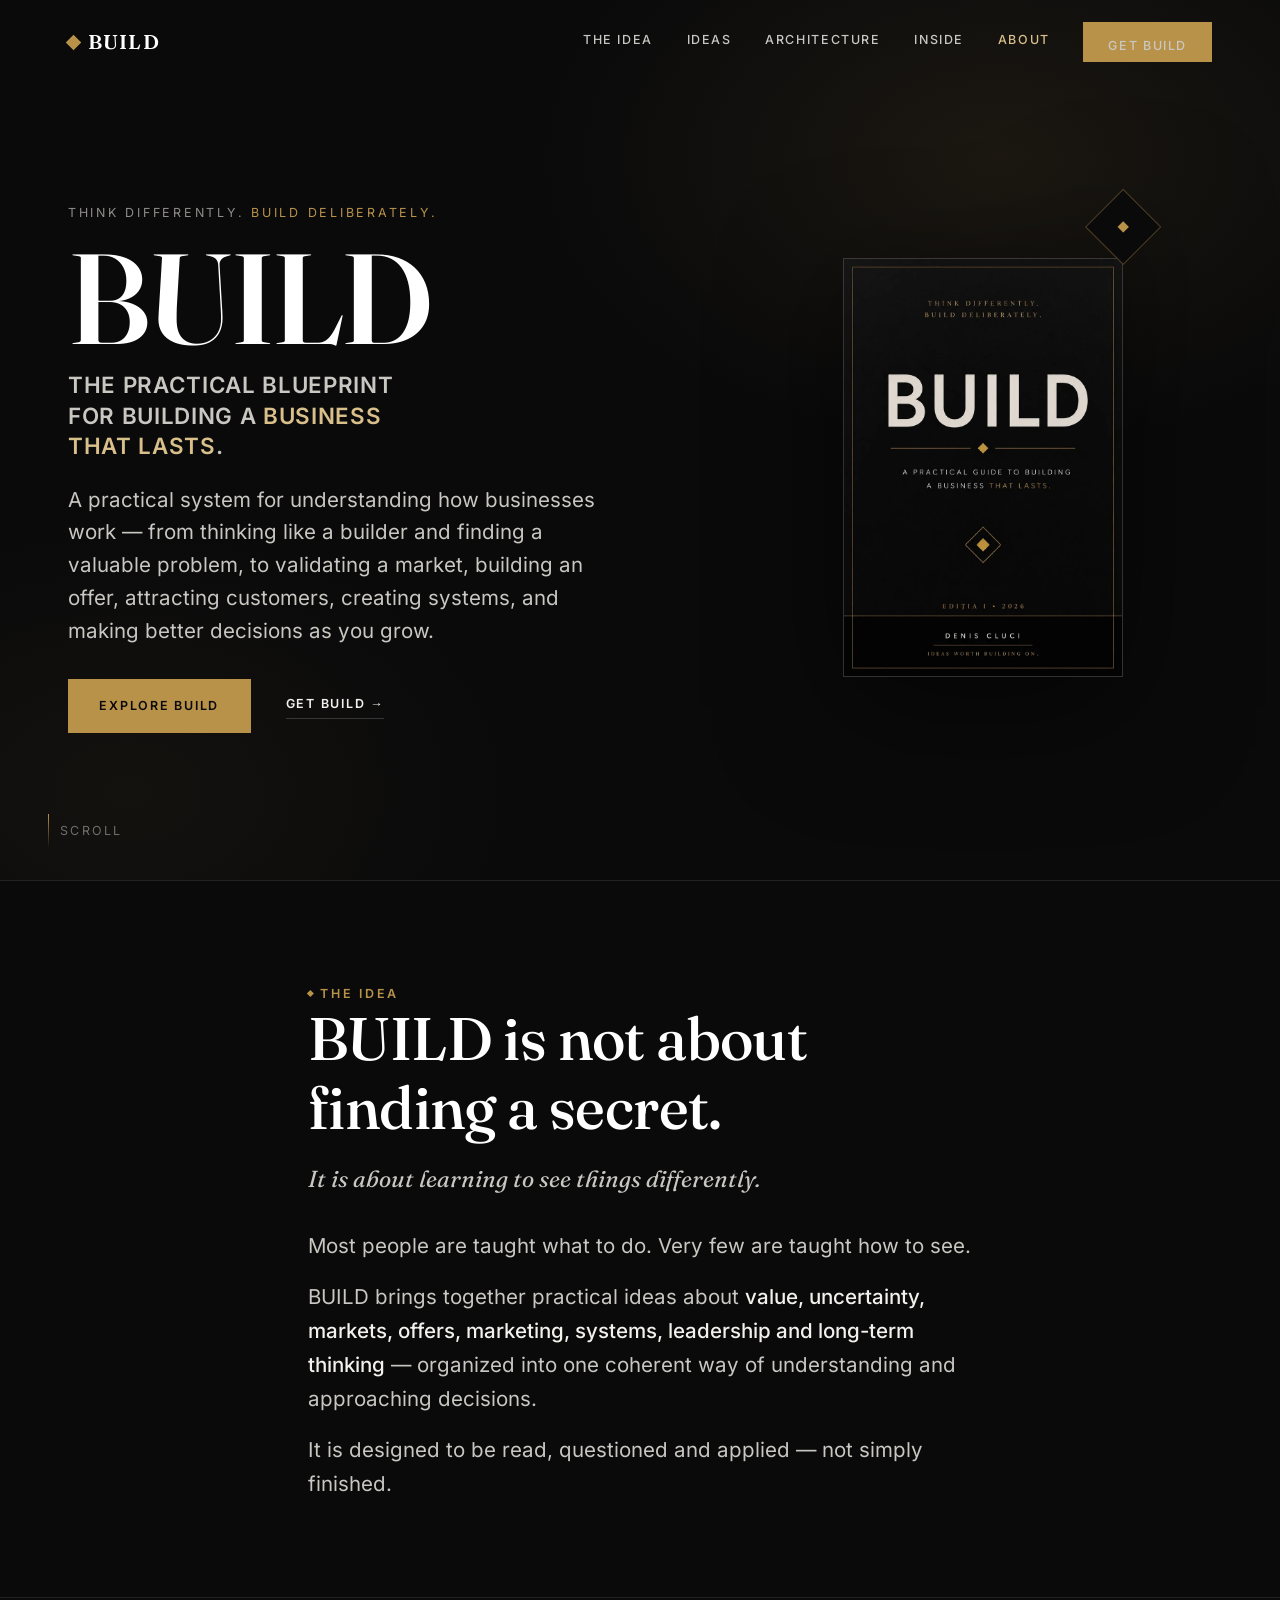
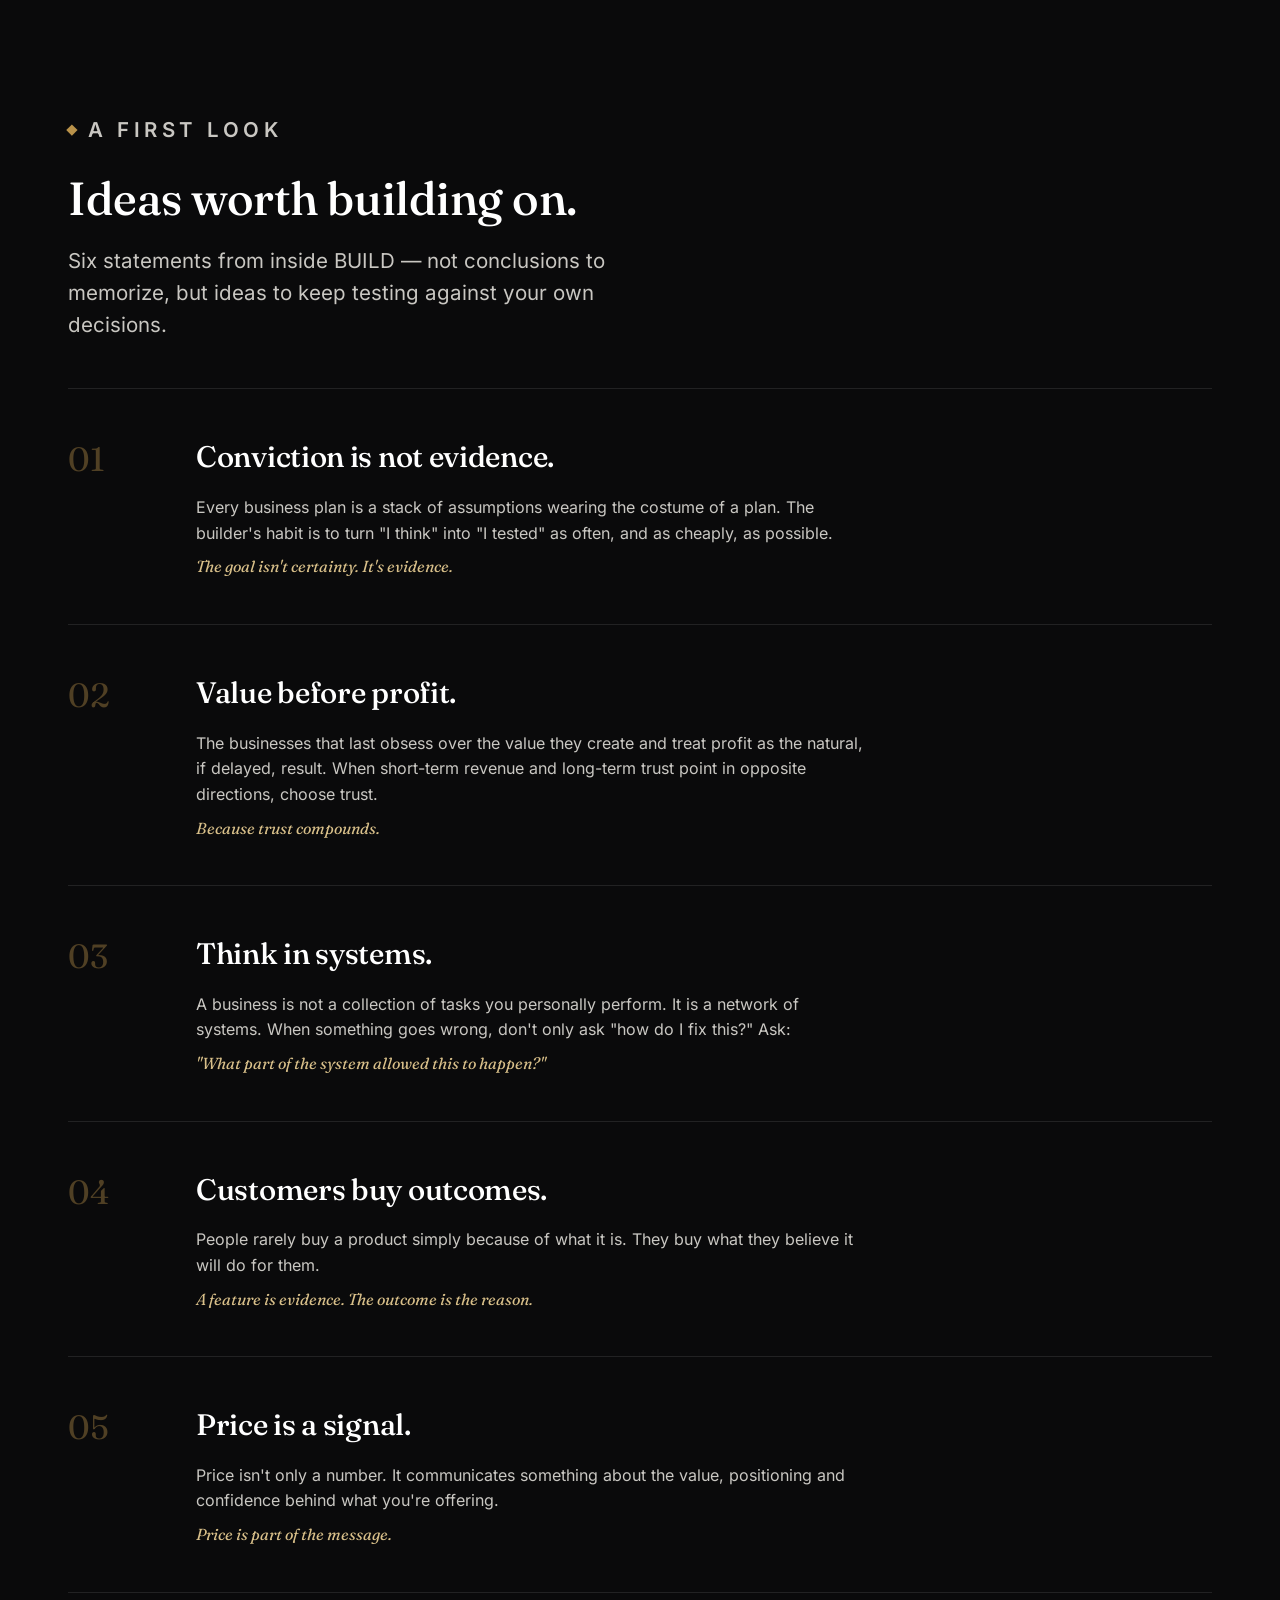
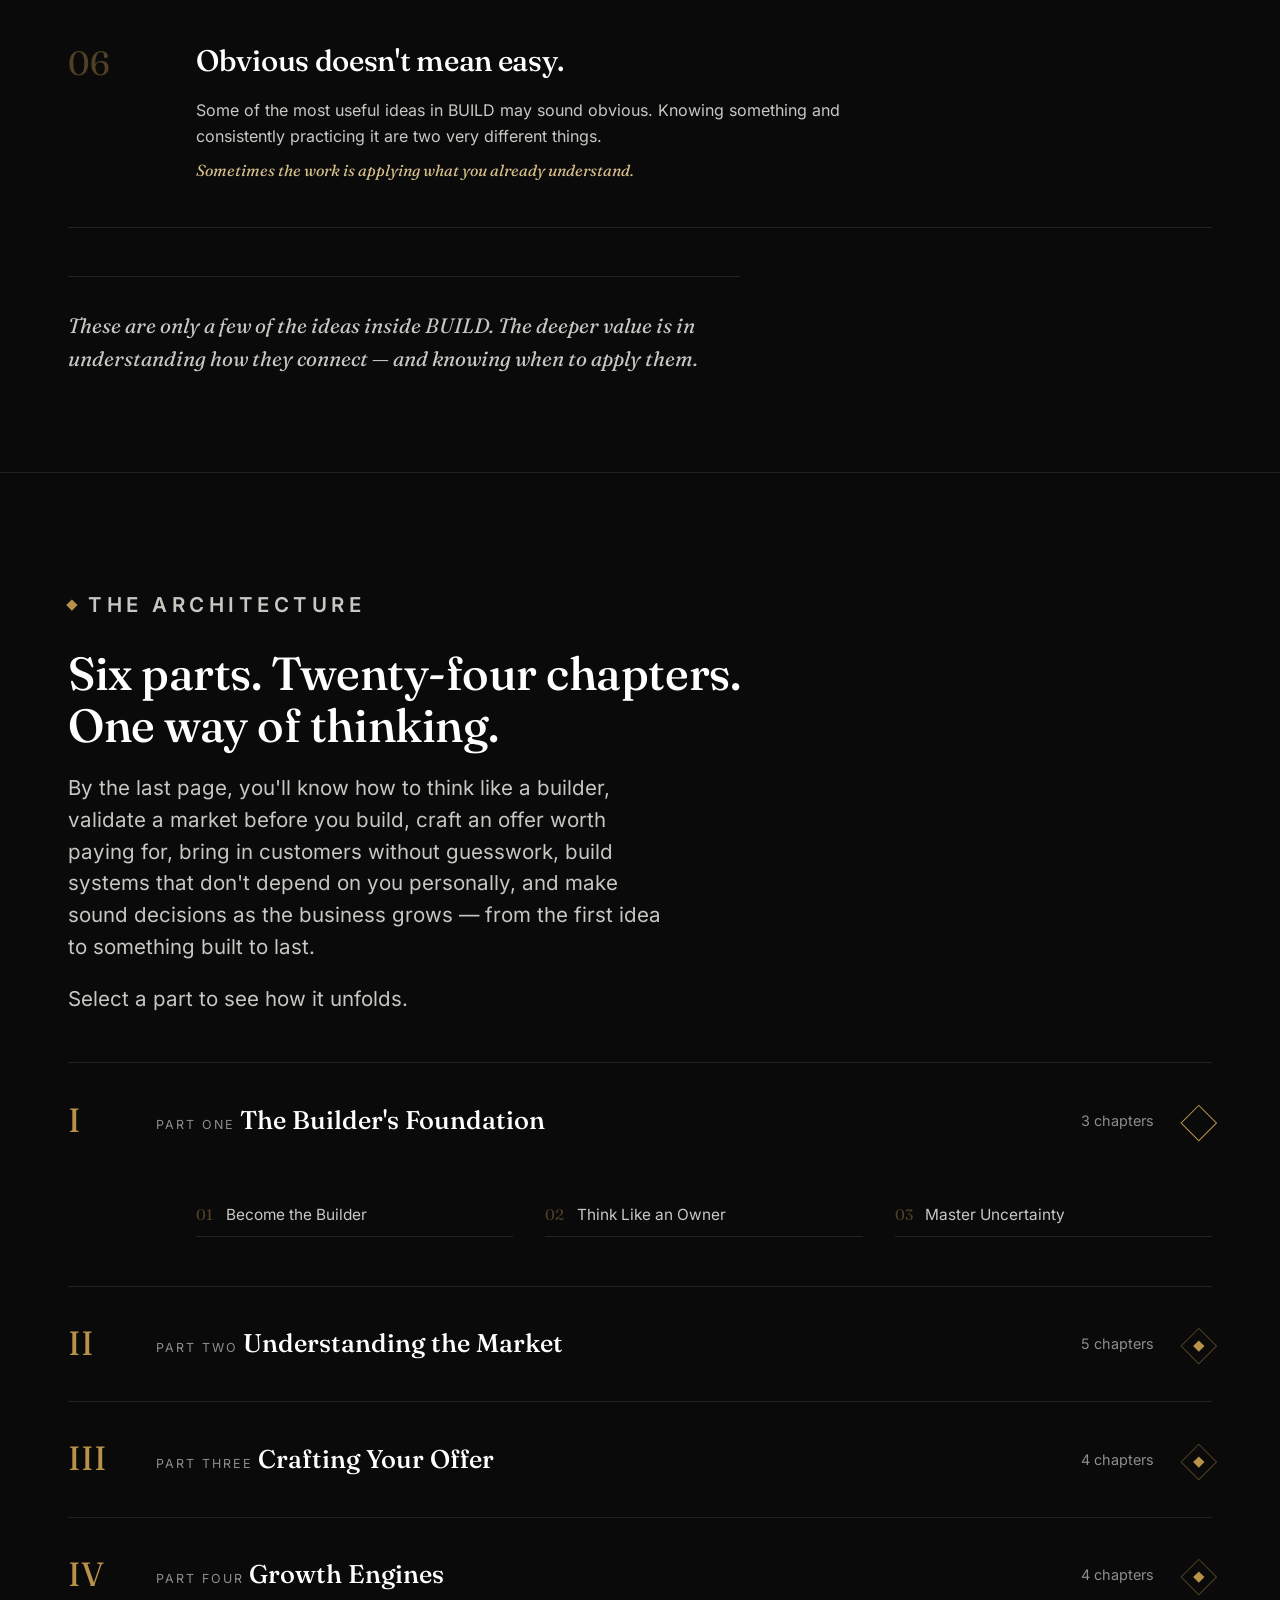
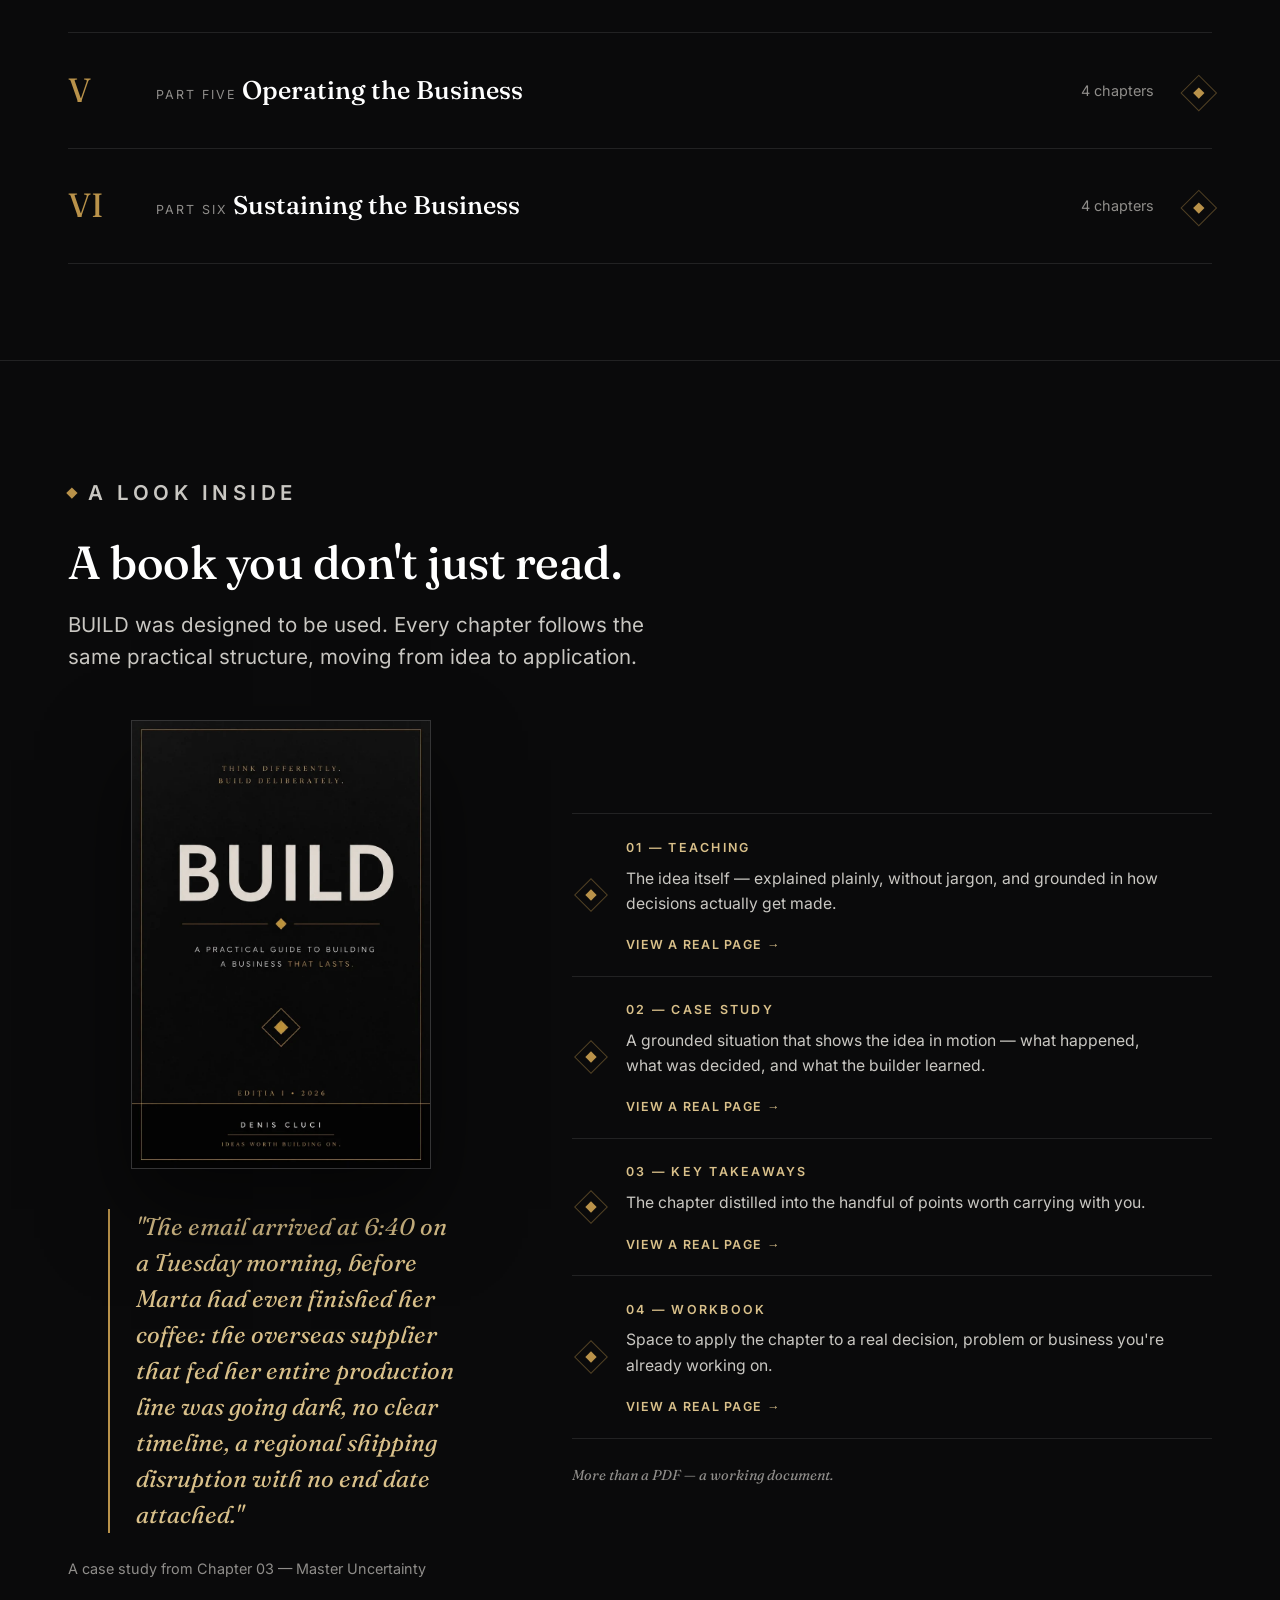
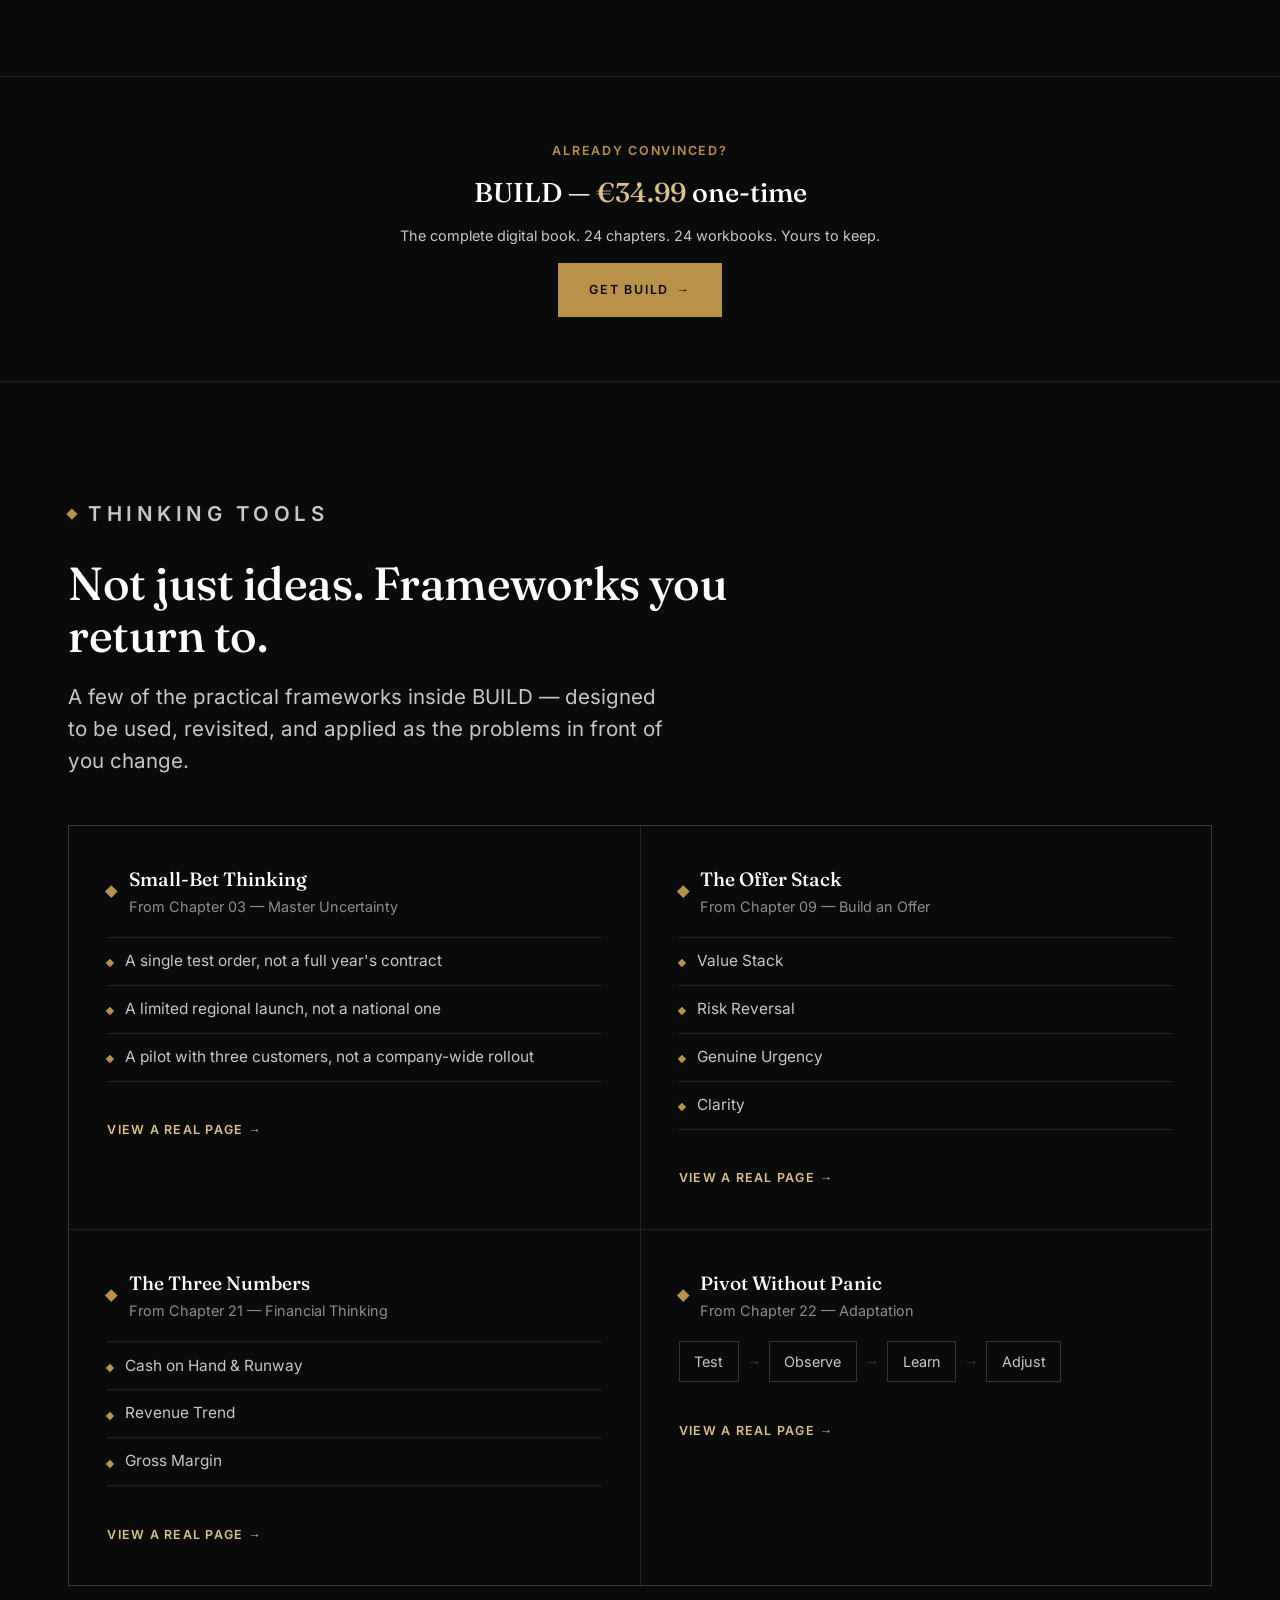
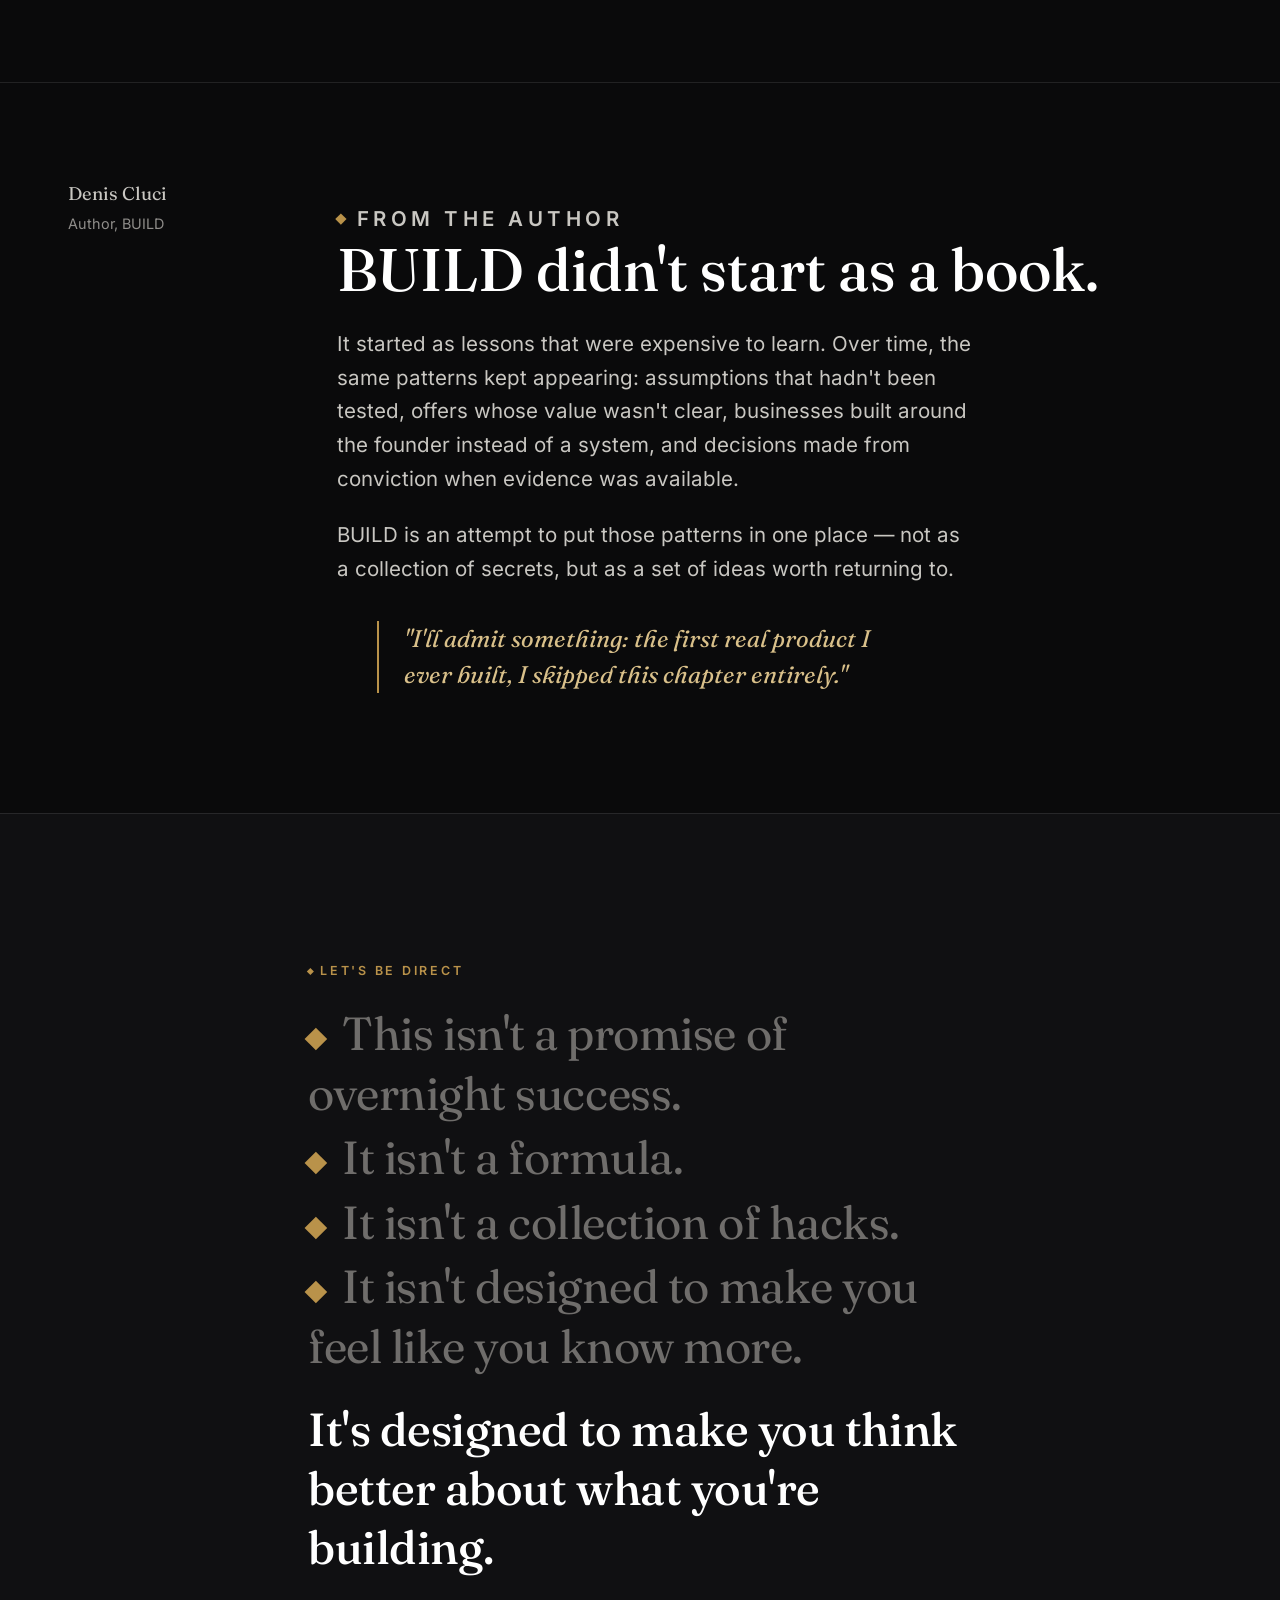
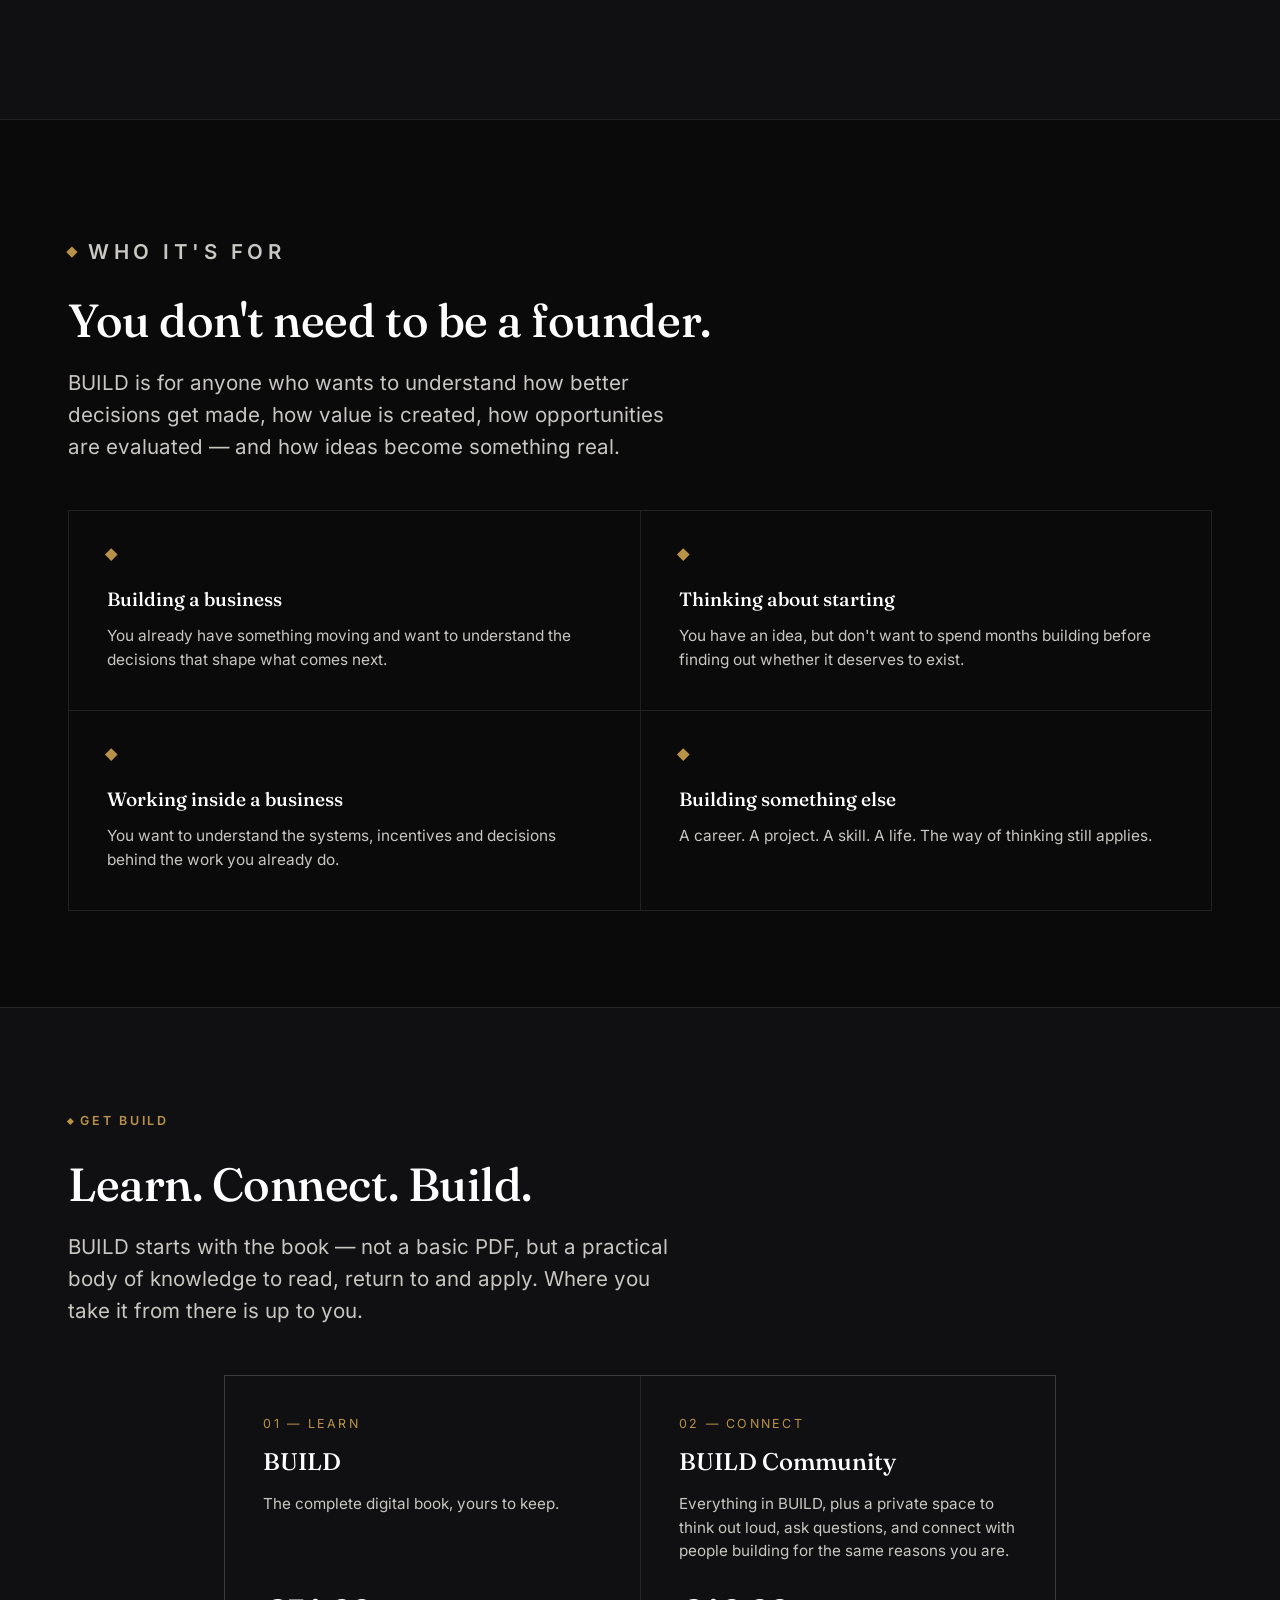
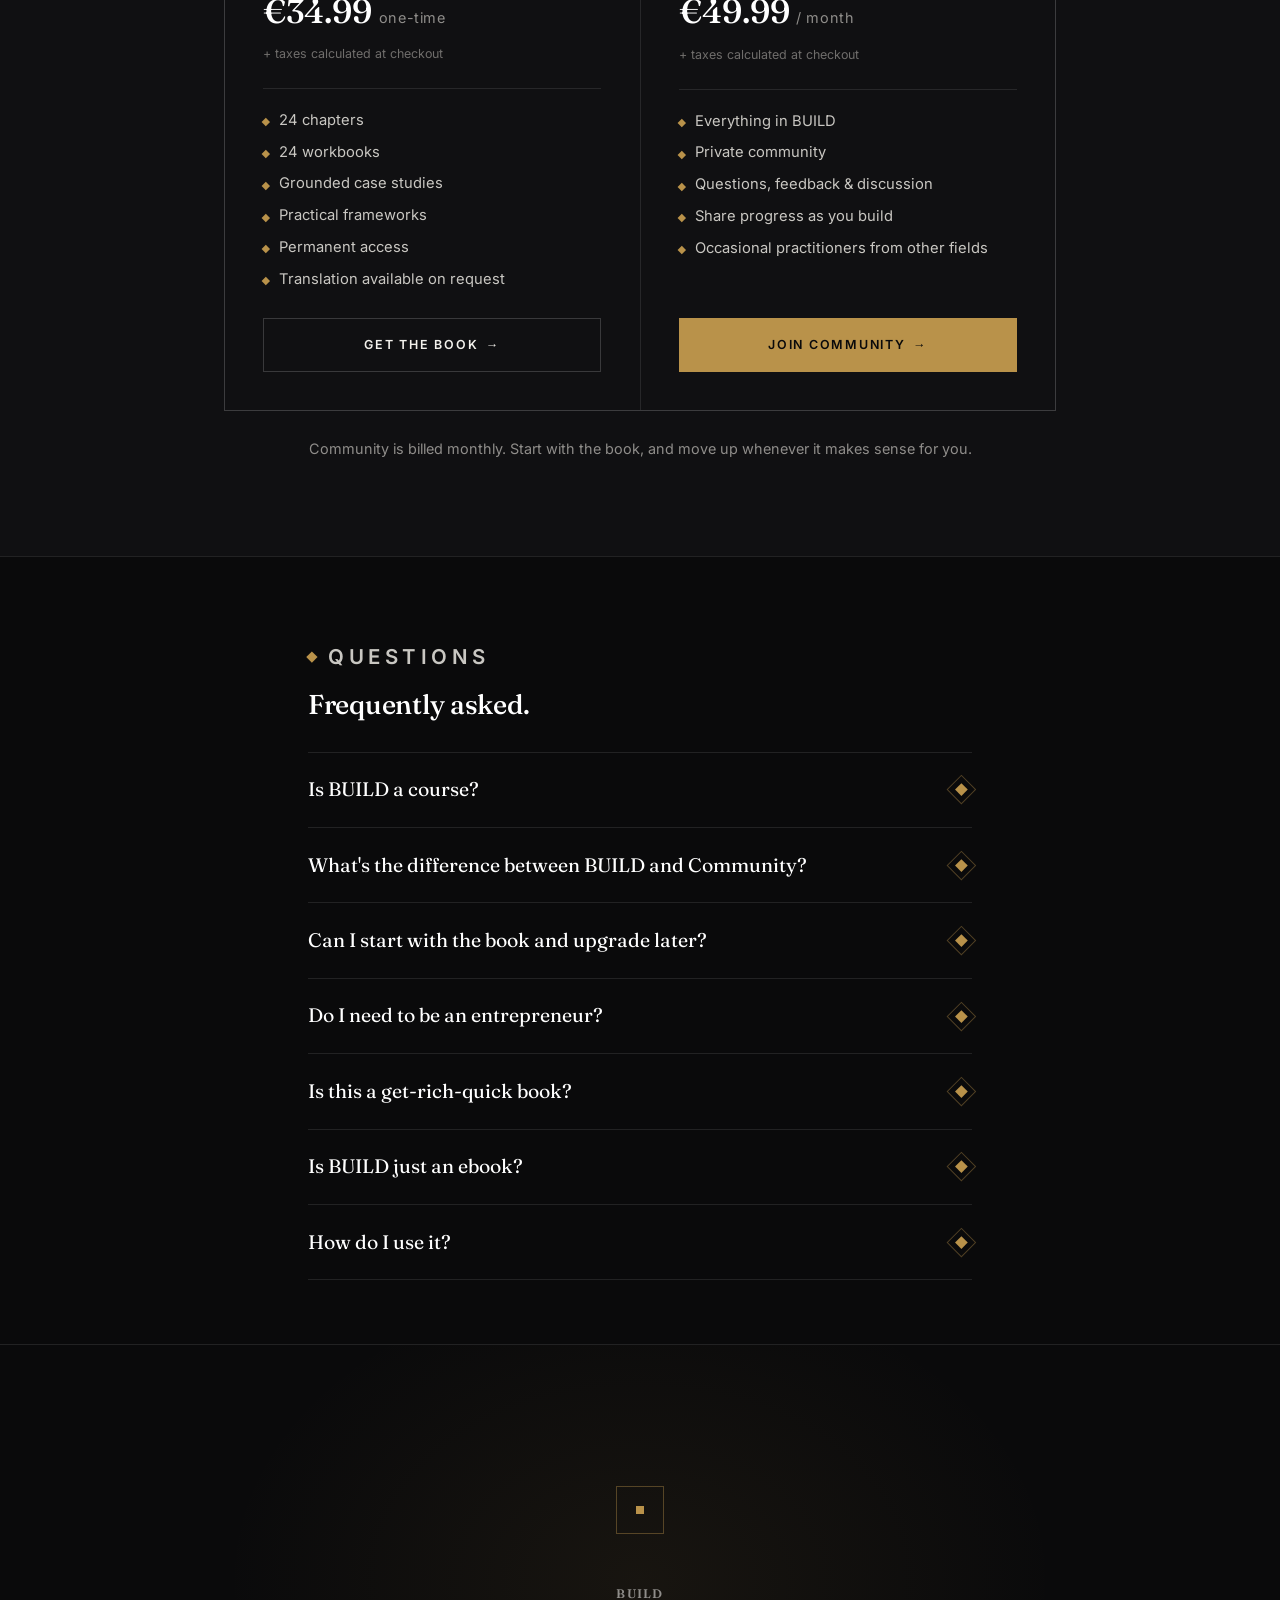
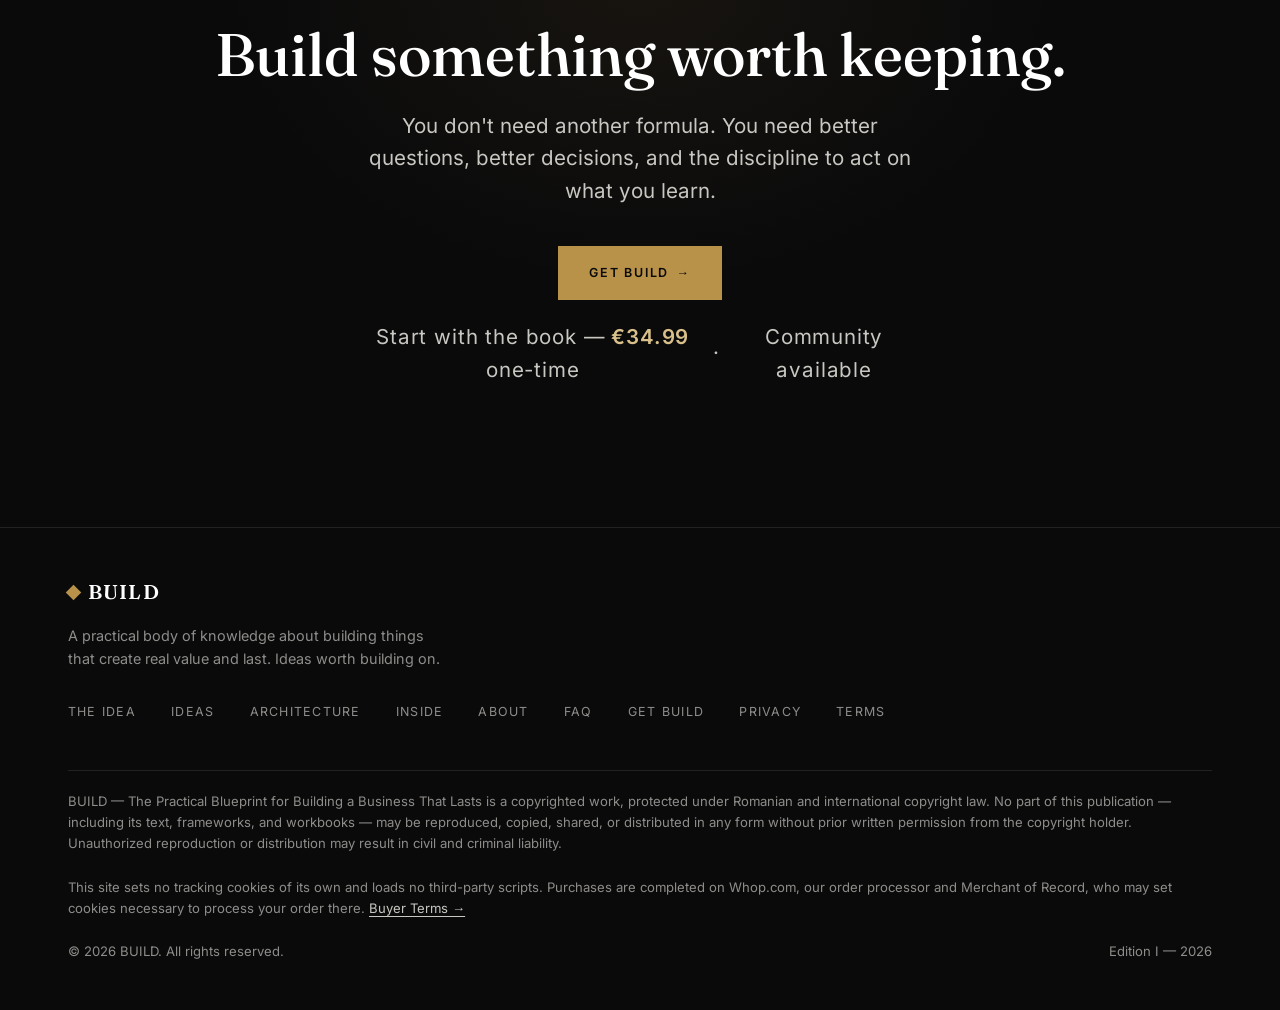
<file: index.html>
<!doctype html>
<html lang="en">
<head>
<meta charset="UTF-8">
<meta name="viewport" content="width=device-width, initial-scale=1">
<title>BUILD — The Practical Blueprint for Building a Business That Lasts</title>
<meta name="description" content="BUILD is a practical body of knowledge about the decisions, systems and principles behind building something that creates real value and lasts. 6 parts. 24 chapters. Not a course. Not a formula.">

<meta property="og:title" content="BUILD — Ideas Worth Building On">
<meta property="og:description" content="A practical body of knowledge about the decisions, systems and principles behind building something that creates real value and lasts.">
<meta property="og:type" content="website">
<meta property="og:image" content="assets/img/build-cover-lg.jpg">
<meta name="theme-color" content="#0a0a0b">
<link rel="icon" href="assets/favicon-32.png" sizes="32x32" type="image/png">
<link rel="icon" href="assets/favicon.png" type="image/png">

<link rel="stylesheet" href="styles.css">
</head>
<body>

<a class="skip-link" href="#main">Skip to content</a>

<!-- ============ HEADER ============ -->
<header class="site-header" id="siteHeader">
  <div class="container">
    <a href="#hero" class="logo" aria-label="BUILD — home">
      <span class="diamond" aria-hidden="true"></span>
      BUILD
    </a>

    <nav class="nav-desktop" aria-label="Primary">
      <a href="#idea">The Idea</a>
      <a href="#ideas">Ideas</a>
      <a href="#architecture">Architecture</a>
      <a href="#inside">Inside</a>
      <a href="#about">About</a>
      <a href="#edition" class="btn btn-primary nav-cta">Get BUILD</a>
    </nav>

    <button class="nav-toggle" id="navToggle" aria-label="Open menu" aria-expanded="false" aria-controls="mobileMenu">
      <span></span><span></span><span></span>
    </button>
  </div>
</header>

<div class="mobile-menu" id="mobileMenu">
  <nav aria-label="Mobile">
    <a href="#idea">The Idea</a>
    <a href="#ideas">Ideas</a>
    <a href="#architecture">Architecture</a>
    <a href="#inside">Inside</a>
    <a href="#about">About</a>
    <a href="#edition" class="btn btn-primary">Get BUILD</a>
  </nav>
</div>

<main id="main">

  <!-- ============ 01 HERO ============ -->
  <section class="hero" id="hero">
    <div class="container">
      <div class="hero-copy">
        <p class="hero-eyebrow">Think differently. <em>Build deliberately.</em></p>
        <h1>
          <span class="hero-mark">BUILD</span>
          <span class="hero-tagline">The practical blueprint for building a <span class="accent">business that lasts</span>.</span>
        </h1>
        <p class="hero-lead">A practical system for understanding how businesses work — from thinking like a builder and finding a valuable problem, to validating a market, building an offer, attracting customers, creating systems, and making better decisions as you grow.</p>
        <div class="hero-ctas">
          <a href="#idea" class="btn btn-primary">Explore BUILD</a>
          <a href="#edition" class="btn-text">Get BUILD <span class="arrow" aria-hidden="true">→</span></a>
        </div>
      </div>
      <div class="hero-visual" aria-hidden="true">
        <div class="cover-frame">
          <picture>
            <source srcset="assets/img/build-cover-md.webp" type="image/webp">
            <img src="assets/img/build-cover-md.jpg" alt="" width="800" height="1200" loading="eager">
          </picture>
          <span class="diamond-frame"><span class="diamond"></span></span>
        </div>
      </div>
    </div>
    <div class="hero-scroll" aria-hidden="true">
      <span class="line"></span>
      Scroll
    </div>
  </section>

  <!-- ============ 02 THE IDEA ============ -->
  <section class="section section--md idea section-border-top" id="idea">
    <div class="container">
      <p class="eyebrow"><span class="diamond diamond--sm" aria-hidden="true"></span> The idea</p>
      <h2>BUILD is not about finding a secret.</h2>
      <p class="lede">It is about learning to see things differently.</p>
      <div class="body-copy">
        <p>Most people are taught what to do. Very few are taught how to see.</p>
        <p>BUILD brings together practical ideas about <strong>value, uncertainty, markets, offers, marketing, systems, leadership and long-term thinking</strong> — organized into one coherent way of understanding and approaching decisions.</p>
        <p>It is designed to be read, questioned and applied — not simply finished.</p>
      </div>
    </div>
  </section>

  <!-- ============ 03 IDEAS WORTH BUILDING ON ============ -->
  <section class="section section--md section-border-top" id="ideas">
    <div class="container">
      <div class="section-head">
        <p class="eyebrow"><span class="diamond diamond--sm" aria-hidden="true"></span> A first look</p>
        <h2>Ideas worth building on.</h2>
        <p>Six statements from inside BUILD — not conclusions to memorize, but ideas to keep testing against your own decisions.</p>
      </div>

      <div class="ideas-list reveal">
        <article class="idea-item">
          <span class="idea-num" aria-hidden="true">01</span>
          <div class="idea-body">
            <h3>Conviction is not evidence.</h3>
            <p>Every business plan is a stack of assumptions wearing the costume of a plan. The builder's habit is to turn "I think" into "I tested" as often, and as cheaply, as possible.</p>
            <p class="idea-punch">The goal isn't certainty. It's evidence.</p>
          </div>
        </article>

        <article class="idea-item">
          <span class="idea-num" aria-hidden="true">02</span>
          <div class="idea-body">
            <h3>Value before profit.</h3>
            <p>The businesses that last obsess over the value they create and treat profit as the natural, if delayed, result. When short-term revenue and long-term trust point in opposite directions, choose trust.</p>
            <p class="idea-punch">Because trust compounds.</p>
          </div>
        </article>

        <article class="idea-item">
          <span class="idea-num" aria-hidden="true">03</span>
          <div class="idea-body">
            <h3>Think in systems.</h3>
            <p>A business is not a collection of tasks you personally perform. It is a network of systems. When something goes wrong, don't only ask "how do I fix this?" Ask:</p>
            <p class="idea-punch">"What part of the system allowed this to happen?"</p>
          </div>
        </article>

        <article class="idea-item">
          <span class="idea-num" aria-hidden="true">04</span>
          <div class="idea-body">
            <h3>Customers buy outcomes.</h3>
            <p>People rarely buy a product simply because of what it is. They buy what they believe it will do for them.</p>
            <p class="idea-punch">A feature is evidence. The outcome is the reason.</p>
          </div>
        </article>

        <article class="idea-item">
          <span class="idea-num" aria-hidden="true">05</span>
          <div class="idea-body">
            <h3>Price is a signal.</h3>
            <p>Price isn't only a number. It communicates something about the value, positioning and confidence behind what you're offering.</p>
            <p class="idea-punch">Price is part of the message.</p>
          </div>
        </article>

        <article class="idea-item">
          <span class="idea-num" aria-hidden="true">06</span>
          <div class="idea-body">
            <h3>Obvious doesn't mean easy.</h3>
            <p>Some of the most useful ideas in BUILD may sound obvious. Knowing something and consistently practicing it are two very different things.</p>
            <p class="idea-punch">Sometimes the work is applying what you already understand.</p>
          </div>
        </article>
      </div>
      <p class="ideas-closing">These are only a few of the ideas inside BUILD. The deeper value is in understanding how they connect — and knowing when to apply them.</p>
    </div>
  </section>

  <!-- ============ 04 THE ARCHITECTURE ============ -->
  <section class="section section--md section-border-top architecture" id="architecture">
    <div class="container">
      <div class="section-head">
        <p class="eyebrow"><span class="diamond diamond--sm" aria-hidden="true"></span> The architecture</p>
        <h2>Six parts. Twenty-four chapters.<br>One way of thinking.</h2>
        <p>By the last page, you'll know how to think like a builder, validate a market before you build, craft an offer worth paying for, bring in customers without guesswork, build systems that don't depend on you personally, and make sound decisions as the business grows — from the first idea to something built to last.</p>
        <p>Select a part to see how it unfolds.</p>
      </div>

      <div class="arch-list reveal">

        <details class="arch-part" open>
          <summary aria-label="Toggle Part I chapters">
            <span class="arch-roman" aria-hidden="true">I</span>
            <span class="arch-title-group">
              <span class="arch-part-label">Part One</span>
              <span class="arch-part-title">The Builder's Foundation</span>
            </span>
            <span class="arch-count">3 chapters</span>
            <span class="arch-toggle" aria-hidden="true"><span class="diamond-frame"><span class="diamond"></span></span></span>
          </summary>
          <div class="arch-chapters">
            <ol>
              <li><span class="ch-num">01</span> Become the Builder</li>
              <li><span class="ch-num">02</span> Think Like an Owner</li>
              <li><span class="ch-num">03</span> Master Uncertainty</li>
            </ol>
          </div>
        </details>

        <details class="arch-part">
          <summary aria-label="Toggle Part II chapters">
            <span class="arch-roman" aria-hidden="true">II</span>
            <span class="arch-title-group">
              <span class="arch-part-label">Part Two</span>
              <span class="arch-part-title">Understanding the Market</span>
            </span>
            <span class="arch-count">5 chapters</span>
            <span class="arch-toggle" aria-hidden="true"><span class="diamond-frame"><span class="diamond"></span></span></span>
          </summary>
          <div class="arch-chapters">
            <ol>
              <li><span class="ch-num">04</span> Problems Worth Solving</li>
              <li><span class="ch-num">05</span> Market Research</li>
              <li><span class="ch-num">06</span> Customer Psychology</li>
              <li><span class="ch-num">07</span> Validate Before You Build</li>
              <li><span class="ch-num">08</span> Product&ndash;Market Fit</li>
            </ol>
          </div>
        </details>

        <details class="arch-part">
          <summary aria-label="Toggle Part III chapters">
            <span class="arch-roman" aria-hidden="true">III</span>
            <span class="arch-title-group">
              <span class="arch-part-label">Part Three</span>
              <span class="arch-part-title">Crafting Your Offer</span>
            </span>
            <span class="arch-count">4 chapters</span>
            <span class="arch-toggle" aria-hidden="true"><span class="diamond-frame"><span class="diamond"></span></span></span>
          </summary>
          <div class="arch-chapters">
            <ol>
              <li><span class="ch-num">09</span> Build an Offer</li>
              <li><span class="ch-num">10</span> Pricing</li>
              <li><span class="ch-num">11</span> Positioning</li>
              <li><span class="ch-num">12</span> Customer Experience</li>
            </ol>
          </div>
        </details>

        <details class="arch-part">
          <summary aria-label="Toggle Part IV chapters">
            <span class="arch-roman" aria-hidden="true">IV</span>
            <span class="arch-title-group">
              <span class="arch-part-label">Part Four</span>
              <span class="arch-part-title">Growth Engines</span>
            </span>
            <span class="arch-count">4 chapters</span>
            <span class="arch-toggle" aria-hidden="true"><span class="diamond-frame"><span class="diamond"></span></span></span>
          </summary>
          <div class="arch-chapters">
            <ol>
              <li><span class="ch-num">13</span> Marketing</li>
              <li><span class="ch-num">14</span> Content</li>
              <li><span class="ch-num">15</span> Copywriting</li>
              <li><span class="ch-num">16</span> Sales Systems</li>
            </ol>
          </div>
        </details>

        <details class="arch-part">
          <summary aria-label="Toggle Part V chapters">
            <span class="arch-roman" aria-hidden="true">V</span>
            <span class="arch-title-group">
              <span class="arch-part-label">Part Five</span>
              <span class="arch-part-title">Operating the Business</span>
            </span>
            <span class="arch-count">4 chapters</span>
            <span class="arch-toggle" aria-hidden="true"><span class="diamond-frame"><span class="diamond"></span></span></span>
          </summary>
          <div class="arch-chapters">
            <ol>
              <li><span class="ch-num">17</span> Time Management</li>
              <li><span class="ch-num">18</span> Processes</li>
              <li><span class="ch-num">19</span> Automation</li>
              <li><span class="ch-num">20</span> Leadership</li>
            </ol>
          </div>
        </details>

        <details class="arch-part">
          <summary aria-label="Toggle Part VI chapters">
            <span class="arch-roman" aria-hidden="true">VI</span>
            <span class="arch-title-group">
              <span class="arch-part-label">Part Six</span>
              <span class="arch-part-title">Sustaining the Business</span>
            </span>
            <span class="arch-count">4 chapters</span>
            <span class="arch-toggle" aria-hidden="true"><span class="diamond-frame"><span class="diamond"></span></span></span>
          </summary>
          <div class="arch-chapters">
            <ol>
              <li><span class="ch-num">21</span> Financial Thinking</li>
              <li><span class="ch-num">22</span> Adaptation</li>
              <li><span class="ch-num">23</span> Reputation</li>
              <li><span class="ch-num">24</span> Legacy</li>
            </ol>
          </div>
        </details>

      </div>
    </div>
  </section>

  <!-- ============ 05 A LOOK INSIDE ============ -->
  <section class="section section--md section-border-top" id="inside">
    <div class="container">
      <div class="section-head section-head--wide">
        <p class="eyebrow"><span class="diamond diamond--sm" aria-hidden="true"></span> A look inside</p>
        <h2>A book you don't just read.</h2>
        <p>BUILD was designed to be used. Every chapter follows the same practical structure, moving from idea to application.</p>
      </div>

      <div class="inside-grid">
        <div class="inside-visual reveal">
          <div class="inside-cover">
            <picture>
              <source srcset="assets/img/build-cover-md.webp" type="image/webp">
              <img src="assets/img/build-cover-md.jpg" alt="BUILD — Edition I, digital book cover" width="800" height="1200" loading="lazy">
            </picture>
          </div>
          <div class="inside-excerpt">
            <blockquote class="pull-quote">
              "The email arrived at 6:40 on a Tuesday morning, before Marta had even finished her coffee: the overseas supplier that fed her entire production line was going dark, no clear timeline, a regional shipping disruption with no end date attached."
            </blockquote>
            <p class="excerpt-source">A case study from Chapter 03 — Master Uncertainty</p>
          </div>
        </div>

        <div class="inside-content reveal">
          <div class="flow">
            <div class="flow-step">
              <span class="flow-marker" aria-hidden="true"><span class="diamond-frame"><span class="diamond"></span></span></span>
              <div class="flow-text">
                <span class="flow-label">01 — Teaching</span>
                <p>The idea itself — explained plainly, without jargon, and grounded in how decisions actually get made.</p>
                <details class="preview-reveal">
                  <summary>View a real page <span aria-hidden="true">→</span></summary>
                  <img src="assets/img/preview/ch03-teaching-p18.jpg" alt="A real page from BUILD, Chapter 3 — Master Uncertainty, page 18" loading="lazy">
                </details>
              </div>
            </div>
            <div class="flow-step">
              <span class="flow-marker" aria-hidden="true"><span class="diamond-frame"><span class="diamond"></span></span></span>
              <div class="flow-text">
                <span class="flow-label">02 — Case Study</span>
                <p>A grounded situation that shows the idea in motion — what happened, what was decided, and what the builder learned.</p>
                <details class="preview-reveal">
                  <summary>View a real page <span aria-hidden="true">→</span></summary>
                  <img src="assets/img/preview/ch03-case-study-p20.jpg" alt="A real case study page from BUILD, Chapter 3 — Master Uncertainty, page 20" loading="lazy">
                </details>
              </div>
            </div>
            <div class="flow-step">
              <span class="flow-marker" aria-hidden="true"><span class="diamond-frame"><span class="diamond"></span></span></span>
              <div class="flow-text">
                <span class="flow-label">03 — Key Takeaways</span>
                <p>The chapter distilled into the handful of points worth carrying with you.</p>
                <details class="preview-reveal">
                  <summary>View a real page <span aria-hidden="true">→</span></summary>
                  <img src="assets/img/preview/ch03-key-takeaways-p22.jpg" alt="A real Key Takeaways page from BUILD, Chapter 3 — Master Uncertainty, page 22" loading="lazy">
                </details>
              </div>
            </div>
            <div class="flow-step">
              <span class="flow-marker" aria-hidden="true"><span class="diamond-frame"><span class="diamond"></span></span></span>
              <div class="flow-text">
                <span class="flow-label">04 — Workbook</span>
                <p>Space to apply the chapter to a real decision, problem or business you're already working on.</p>
                <details class="preview-reveal">
                  <summary>View a real page <span aria-hidden="true">→</span></summary>
                  <img src="assets/img/preview/ch01-workbook-p9.jpg" alt="A real workbook page from BUILD, Chapter 1 — Become the Builder, page 9" loading="lazy">
                </details>
              </div>
            </div>
          </div>
          <p class="inside-note">More than a PDF — a working document.</p>
        </div>
      </div>
    </div>
  </section>

  <!-- ============ MID-PAGE CTA ============ -->
  <section class="section section--sm section-border-top mid-cta">
    <div class="container mid-cta-inner">
      <p class="mid-cta-kicker">Already convinced?</p>
      <p class="mid-cta-price">BUILD — <strong>€34.99</strong> one-time</p>
      <p class="mid-cta-desc">The complete digital book. 24 chapters. 24 workbooks. Yours to keep.</p>
      <a href="#edition" class="btn btn-primary">Get BUILD <span aria-hidden="true">→</span></a>
    </div>
  </section>

  <!-- ============ 06 THINKING TOOLS ============ -->
  <section class="section section--md section-border-top" id="tools">
    <div class="container">
      <div class="section-head">
        <p class="eyebrow"><span class="diamond diamond--sm" aria-hidden="true"></span> Thinking tools</p>
        <h2>Not just ideas. Frameworks you return to.</h2>
        <p>A few of the practical frameworks inside BUILD — designed to be used, revisited, and applied as the problems in front of you change.</p>
      </div>

      <div class="tools-grid reveal">

        <article class="tool-card">
          <div class="tool-head">
            <span class="diamond" aria-hidden="true"></span>
            <div>
              <h3 class="tool-name">Small-Bet Thinking</h3>
              <p class="tool-sub">From Chapter 03 — Master Uncertainty</p>
            </div>
          </div>
          <ul class="tool-list">
            <li><span class="diamond diamond--sm" aria-hidden="true"></span> A single test order, not a full year's contract</li>
            <li><span class="diamond diamond--sm" aria-hidden="true"></span> A limited regional launch, not a national one</li>
            <li><span class="diamond diamond--sm" aria-hidden="true"></span> A pilot with three customers, not a company-wide rollout</li>
          </ul>
          <details class="preview-reveal">
            <summary>View a real page <span aria-hidden="true">→</span></summary>
            <img src="assets/img/preview/ch03-teaching-p18.jpg" alt="A real page from BUILD, Chapter 3 — Master Uncertainty, page 18" loading="lazy">
          </details>
        </article>

        <article class="tool-card">
          <div class="tool-head">
            <span class="diamond" aria-hidden="true"></span>
            <div>
              <h3 class="tool-name">The Offer Stack</h3>
              <p class="tool-sub">From Chapter 09 — Build an Offer</p>
            </div>
          </div>
          <ul class="tool-list">
            <li><span class="diamond diamond--sm" aria-hidden="true"></span> Value Stack</li>
            <li><span class="diamond diamond--sm" aria-hidden="true"></span> Risk Reversal</li>
            <li><span class="diamond diamond--sm" aria-hidden="true"></span> Genuine Urgency</li>
            <li><span class="diamond diamond--sm" aria-hidden="true"></span> Clarity</li>
          </ul>
          <details class="preview-reveal">
            <summary>View a real page <span aria-hidden="true">→</span></summary>
            <img src="assets/img/preview/ch09-offer-stack-p57.jpg" alt="A real page from BUILD, Chapter 9 — Build an Offer, page 57" loading="lazy">
          </details>
        </article>

        <article class="tool-card">
          <div class="tool-head">
            <span class="diamond" aria-hidden="true"></span>
            <div>
              <h3 class="tool-name">The Three Numbers</h3>
              <p class="tool-sub">From Chapter 21 — Financial Thinking</p>
            </div>
          </div>
          <ul class="tool-list">
            <li><span class="diamond diamond--sm" aria-hidden="true"></span> Cash on Hand &amp; Runway</li>
            <li><span class="diamond diamond--sm" aria-hidden="true"></span> Revenue Trend</li>
            <li><span class="diamond diamond--sm" aria-hidden="true"></span> Gross Margin</li>
          </ul>
          <details class="preview-reveal">
            <summary>View a real page <span aria-hidden="true">→</span></summary>
            <img src="assets/img/preview/ch21-three-numbers-p136.jpg" alt="A real page from BUILD, Chapter 21 — Financial Thinking, page 136" loading="lazy">
          </details>
        </article>

        <article class="tool-card">
          <div class="tool-head">
            <span class="diamond" aria-hidden="true"></span>
            <div>
              <h3 class="tool-name">Pivot Without Panic</h3>
              <p class="tool-sub">From Chapter 22 — Adaptation</p>
            </div>
          </div>
          <div class="pivot-loop">
            <span class="step">Test</span>
            <span class="connector" aria-hidden="true">→</span>
            <span class="step">Observe</span>
            <span class="connector" aria-hidden="true">→</span>
            <span class="step">Learn</span>
            <span class="connector" aria-hidden="true">→</span>
            <span class="step">Adjust</span>
          </div>
          <details class="preview-reveal">
            <summary>View a real page <span aria-hidden="true">→</span></summary>
            <img src="assets/img/preview/ch22-pivot-p142.jpg" alt="A real page from BUILD, Chapter 22 — Adaptation, page 142" loading="lazy">
          </details>
        </article>

      </div>
    </div>
  </section>

  <!-- ============ 07 FROM THE AUTHOR ============ -->
  <section class="section section--md section-border-top" id="about">
    <div class="container">
      <div class="author-grid">
        <div class="reveal">
          <p class="author-name">Denis Cluci</p>
          <p class="author-role">Author, BUILD</p>
        </div>

        <div class="author-copy reveal">
          <p class="eyebrow"><span class="diamond diamond--sm" aria-hidden="true"></span> From the author</p>
          <h2>BUILD didn't start as a book.</h2>
          <p>It started as lessons that were expensive to learn. Over time, the same patterns kept appearing: assumptions that hadn't been tested, offers whose value wasn't clear, businesses built around the founder instead of a system, and decisions made from conviction when evidence was available.</p>
          <p>BUILD is an attempt to put those patterns in one place — not as a collection of secrets, but as a set of ideas worth returning to.</p>
          <blockquote class="pull-quote">
            "I'll admit something: the first real product I ever built, I skipped this chapter entirely."
          </blockquote>
        </div>
      </div>
    </div>
  </section>

  <!-- ============ 08 WHAT BUILD IS NOT ============ -->
  <section class="section section--lg section-border-top not-section" id="not">
    <div class="container container--narrow">
      <p class="eyebrow"><span class="diamond diamond--sm" aria-hidden="true"></span> Let's be direct</p>
      <ul class="not-list reveal" style="margin-top:1.4rem;">
        <li><span class="diamond diamond--sm" aria-hidden="true"></span>This isn't a promise of overnight success.</li>
        <li><span class="diamond diamond--sm" aria-hidden="true"></span>It isn't a formula.</li>
        <li><span class="diamond diamond--sm" aria-hidden="true"></span>It isn't a collection of hacks.</li>
        <li><span class="diamond diamond--sm" aria-hidden="true"></span>It isn't designed to make you feel like you know more.</li>
        <li class="emphasis">It's designed to make you think better about what you're building.</li>
      </ul>
    </div>
  </section>

  <!-- ============ 09 WHO IS BUILD FOR ============ -->
  <section class="section section--md section-border-top" id="for">
    <div class="container">
      <div class="section-head">
        <p class="eyebrow"><span class="diamond diamond--sm" aria-hidden="true"></span> Who it's for</p>
        <h2>You don't need to be a founder.</h2>
        <p>BUILD is for anyone who wants to understand how better decisions get made, how value is created, how opportunities are evaluated — and how ideas become something real.</p>
      </div>

      <div class="audience-grid reveal">
        <article class="audience-card">
          <span class="diamond" aria-hidden="true"></span>
          <h3>Building a business</h3>
          <p>You already have something moving and want to understand the decisions that shape what comes next.</p>
        </article>
        <article class="audience-card">
          <span class="diamond" aria-hidden="true"></span>
          <h3>Thinking about starting</h3>
          <p>You have an idea, but don't want to spend months building before finding out whether it deserves to exist.</p>
        </article>
        <article class="audience-card">
          <span class="diamond" aria-hidden="true"></span>
          <h3>Working inside a business</h3>
          <p>You want to understand the systems, incentives and decisions behind the work you already do.</p>
        </article>
        <article class="audience-card">
          <span class="diamond" aria-hidden="true"></span>
          <h3>Building something else</h3>
          <p>A career. A project. A skill. A life. The way of thinking still applies.</p>
        </article>
      </div>
    </div>
  </section>

  <!-- ============ 11 GET BUILD — LEVELS ============ -->
  <section class="section section--md section-border-top edition" id="edition">
    <div class="container">
      <p class="eyebrow"><span class="diamond diamond--sm" aria-hidden="true"></span> Get BUILD</p>
      <div class="section-head" style="margin-top: .6rem;">
        <h2>Learn. Connect. Build.</h2>
        <p>BUILD starts with the book — not a basic PDF, but a practical body of knowledge to read, return to and apply. Where you take it from there is up to you.</p>
      </div>

      <div class="tiers-grid reveal">

        <article class="tier-card">
          <p class="tier-step">01 — Learn</p>
          <h3 class="tier-name">BUILD</h3>
          <p class="tier-desc">The complete digital book, yours to keep.</p>
          <div class="tier-price-row">
            <span class="tier-price">&euro;34.99</span>
            <span class="tier-cadence">one-time</span>
          </div>
          <p class="tier-tax-note">+ taxes calculated at checkout</p>
          <ul class="tier-features">
            <li><span class="diamond diamond--sm" aria-hidden="true"></span> 24 chapters</li>
            <li><span class="diamond diamond--sm" aria-hidden="true"></span> 24 workbooks</li>
            <li><span class="diamond diamond--sm" aria-hidden="true"></span> Grounded case studies</li>
            <li><span class="diamond diamond--sm" aria-hidden="true"></span> Practical frameworks</li>
            <li><span class="diamond diamond--sm" aria-hidden="true"></span> Permanent access</li>
            <li><span class="diamond diamond--sm" aria-hidden="true"></span> Translation available on request</li>
          </ul>
          <a href="https://whop.com/buildbookguide/build-the-book-63/" class="btn btn-ghost tier-cta">Get the book <span aria-hidden="true">→</span></a>
        </article>

        <article class="tier-card">
          <p class="tier-step">02 — Connect</p>
          <h3 class="tier-name">BUILD Community</h3>
          <p class="tier-desc">Everything in BUILD, plus a private space to think out loud, ask questions, and connect with people building for the same reasons you are.</p>
          <div class="tier-price-row">
            <span class="tier-price">&euro;49.99</span>
            <span class="tier-cadence">/ month</span>
          </div>
          <p class="tier-tax-note">+ taxes calculated at checkout</p>
          <ul class="tier-features">
            <li><span class="diamond diamond--sm" aria-hidden="true"></span> Everything in BUILD</li>
            <li><span class="diamond diamond--sm" aria-hidden="true"></span> Private community</li>
            <li><span class="diamond diamond--sm" aria-hidden="true"></span> Questions, feedback &amp; discussion</li>
            <li><span class="diamond diamond--sm" aria-hidden="true"></span> Share progress as you build</li>
            <li><span class="diamond diamond--sm" aria-hidden="true"></span> Occasional practitioners from other fields</li>
          </ul>
          <a href="https://whop.com/buildbookguide/build-community/" class="btn btn-primary tier-cta">Join Community <span aria-hidden="true">→</span></a>
        </article>

      </div>
      <p class="tiers-note">Community is billed monthly. Start with the book, and move up whenever it makes sense for you.</p>
    </div>
  </section>

  <!-- ============ 12 FAQ ============ -->
  <section class="section section--sm section-border-top" id="faq">
    <div class="container container--narrow">
      <div class="section-head" style="margin-bottom: var(--space-md);">
        <p class="eyebrow"><span class="diamond diamond--sm" aria-hidden="true"></span> Questions</p>
        <h2 style="font-size: var(--fs-h3);">Frequently asked.</h2>
      </div>

      <div class="faq-list reveal">
        <details class="faq-item">
          <summary>Is BUILD a course?
            <span class="diamond-frame" aria-hidden="true"><span class="diamond"></span></span>
          </summary>
          <div class="faq-answer">No. The book itself is a written body of knowledge — no video lessons or required schedule. BUILD Community adds a private space to discuss it with people doing the same work, for people who want to go further, but the book stays exactly what it is: something you read at your own pace.</div>
        </details>
        <details class="faq-item">
          <summary>What's the difference between BUILD and Community?
            <span class="diamond-frame" aria-hidden="true"><span class="diamond"></span></span>
          </summary>
          <div class="faq-answer">BUILD is the book — the knowledge, once, yours to keep. BUILD Community adds a private space to discuss it with people doing the same work. Community includes everything in the book, plus that space.</div>
        </details>
        <details class="faq-item">
          <summary>Can I start with the book and upgrade later?
            <span class="diamond-frame" aria-hidden="true"><span class="diamond"></span></span>
          </summary>
          <div class="faq-answer">Yes. The book stands on its own. Move to Community whenever it makes sense for you — there's no required path or timeline.</div>
        </details>
        <details class="faq-item">
          <summary>Do I need to be an entrepreneur?
            <span class="diamond-frame" aria-hidden="true"><span class="diamond"></span></span>
          </summary>
          <div class="faq-answer">No. The principles are built around decision-making, value, markets and systems — concepts that apply well beyond entrepreneurship.</div>
        </details>
        <details class="faq-item">
          <summary>Is this a get-rich-quick book?
            <span class="diamond-frame" aria-hidden="true"><span class="diamond"></span></span>
          </summary>
          <div class="faq-answer">No. BUILD does not promise a specific income, business model or shortcut. It focuses on the thinking and systems behind better decisions.</div>
        </details>
        <details class="faq-item">
          <summary>Is BUILD just an ebook?
            <span class="diamond-frame" aria-hidden="true"><span class="diamond"></span></span>
          </summary>
          <div class="faq-answer">The core product is a digital book, but it also contains case studies, frameworks, key takeaways and 24 practical workbooks.</div>
        </details>
        <details class="faq-item">
          <summary>How do I use it?
            <span class="diamond-frame" aria-hidden="true"><span class="diamond"></span></span>
          </summary>
          <div class="faq-answer">Read it straight through, work through one chapter per week, or return to the chapter that matches the problem you're facing.</div>
        </details>
      </div>
    </div>
  </section>

  <!-- ============ 13 FINAL CTA ============ -->
  <section class="section section--lg section-border-top final-cta" id="get">
    <div class="container">
      <span class="diamond-frame final-diamond reveal" aria-hidden="true"><span class="diamond"></span></span>
      <p class="logo-mark reveal">BUILD</p>
      <h2 class="reveal">Build something worth keeping.</h2>
      <p class="reveal">You don't need another formula. You need better questions, better decisions, and the discipline to act on what you learn.</p>
      <div class="hero-ctas reveal">
        <a href="#edition" class="btn btn-primary">Get BUILD <span aria-hidden="true">→</span></a>
      </div>
      <p class="final-meta reveal">
        <span>Start with the book — <span class="price">&euro;34.99</span> one-time</span>
        <span aria-hidden="true">·</span>
        <span>Community available</span>
      </p>
    </div>
  </section>

</main>

<!-- ============ FOOTER ============ -->
<footer class="site-footer section-border-top">
  <div class="container">
    <div class="footer-top">
      <div>
        <a href="#hero" class="logo" aria-label="BUILD — home">
          <span class="diamond" aria-hidden="true"></span> BUILD
        </a>
        <p class="footer-tagline">A practical body of knowledge about building things that create real value and last. Ideas worth building on.</p>
      </div>
      <nav class="footer-nav" aria-label="Footer">
        <a href="#idea">The Idea</a>
        <a href="#ideas">Ideas</a>
        <a href="#architecture">Architecture</a>
        <a href="#inside">Inside</a>
        <a href="#about">About</a>
        <a href="#faq">FAQ</a>
        <a href="#edition">Get BUILD</a>
        <a href="privacy.html">Privacy</a>
        <a href="terms.html">Terms</a>
      </nav>
    </div>
    <div class="footer-bottom">
      <p class="footer-legal">BUILD — The Practical Blueprint for Building a Business That Lasts is a copyrighted work, protected under Romanian and international copyright law. No part of this publication — including its text, frameworks, and workbooks — may be reproduced, copied, shared, or distributed in any form without prior written permission from the copyright holder. Unauthorized reproduction or distribution may result in civil and criminal liability.</p>
      <p class="footer-legal">This site sets no tracking cookies of its own and loads no third-party scripts. Purchases are completed on Whop.com, our order processor and Merchant of Record, who may set cookies necessary to process your order there. <a href="https://whop.com/buyer-terms/" target="_blank" rel="noopener">Buyer Terms →</a></p>
      <span>&copy; <span id="year"></span> BUILD. All rights reserved.</span>
      <span>Edition I — 2026</span>
    </div>
  </div>
</footer>

<script src="script.js"></script>
</body>
</html>
</file>
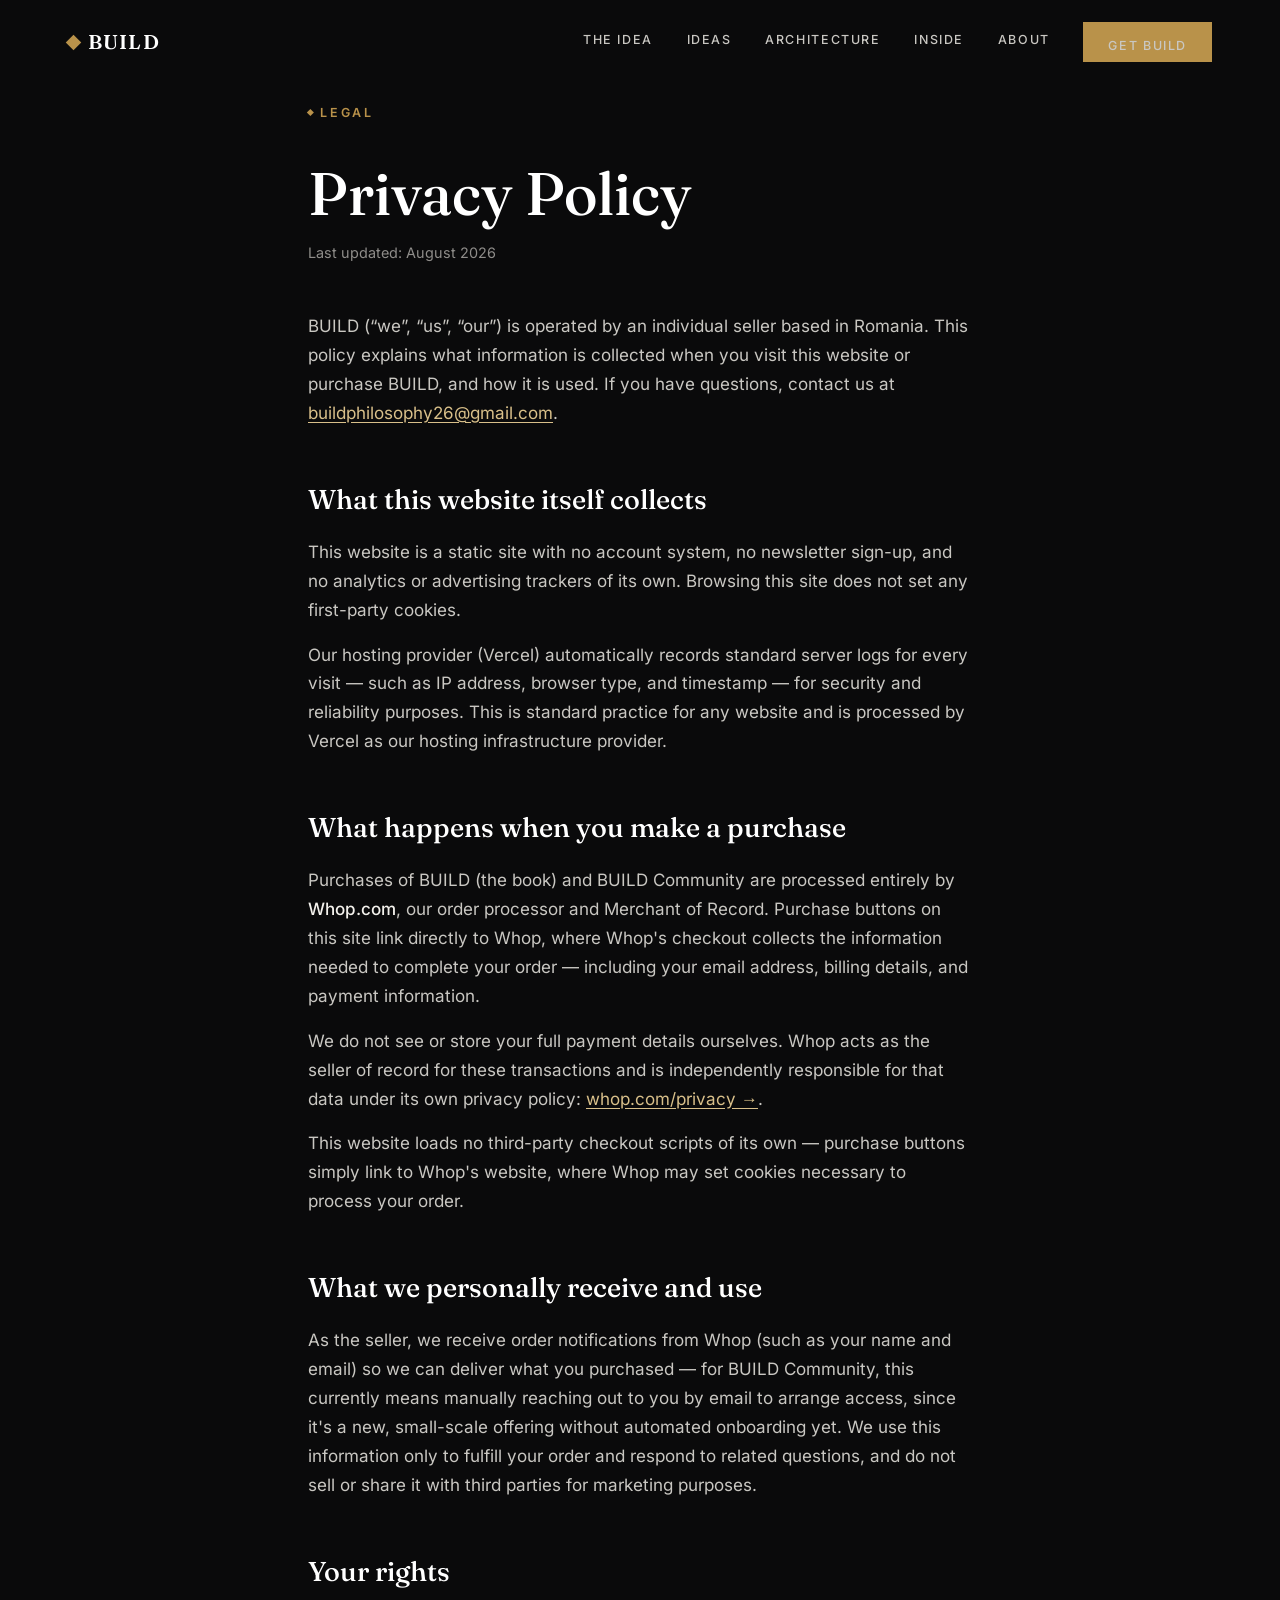
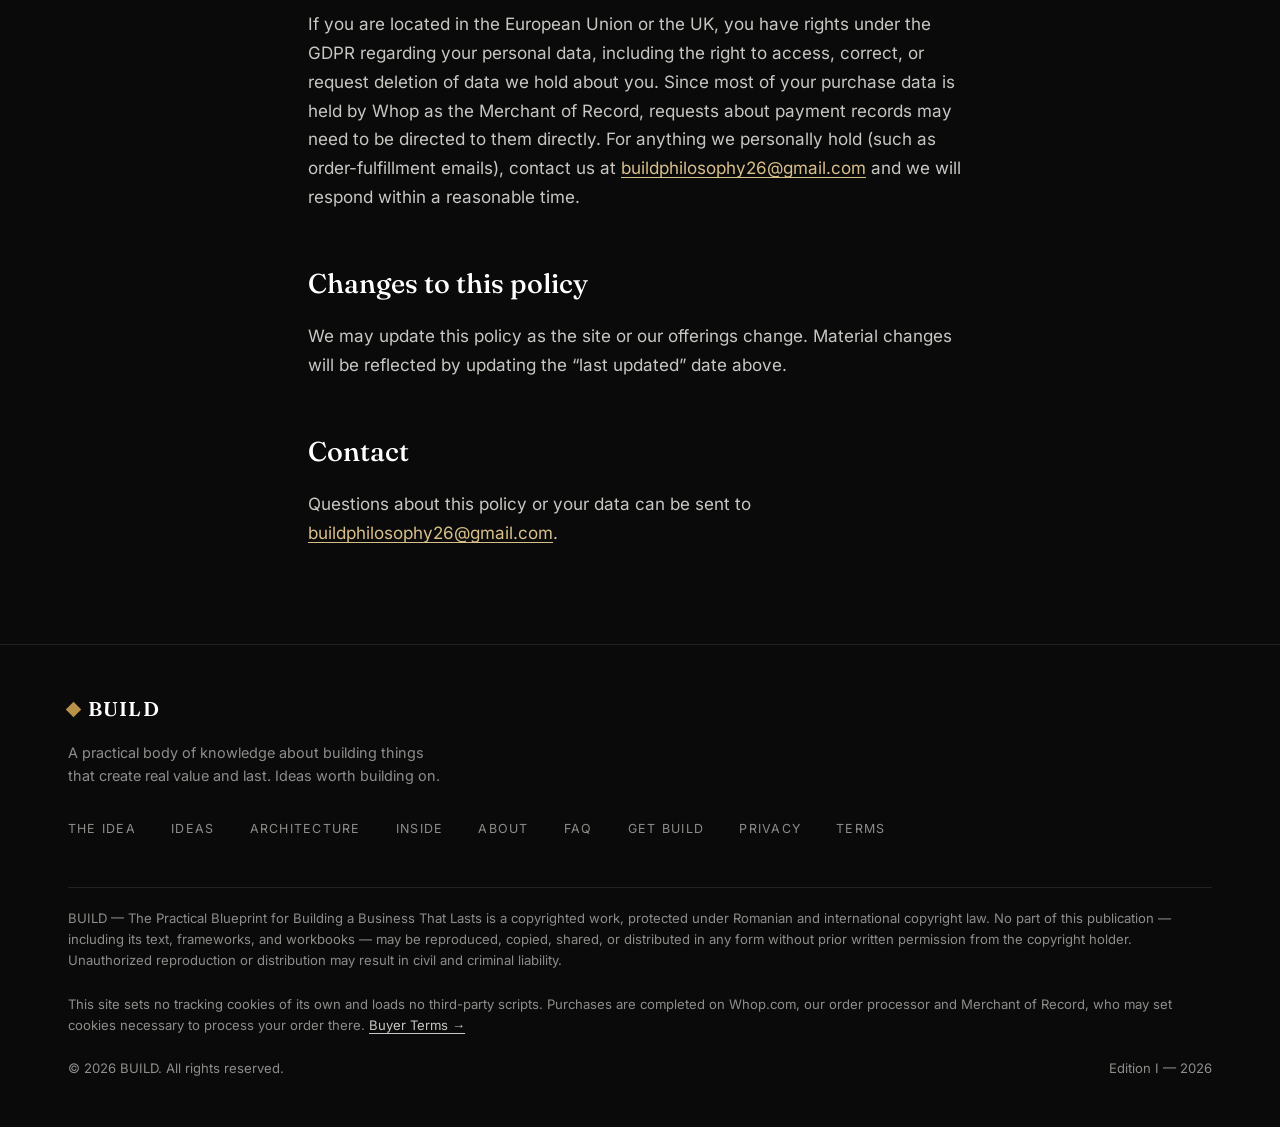
<file: privacy.html>
<!doctype html>
<html lang="en">
<head>
<meta charset="UTF-8">
<meta name="viewport" content="width=device-width, initial-scale=1">
<title>Privacy Policy — BUILD</title>
<meta name="description" content="Privacy Policy for BUILD — The Practical Blueprint for Building a Business That Lasts.">
<meta name="robots" content="noindex">
<meta name="theme-color" content="#0a0a0b">
<link rel="icon" href="assets/favicon-32.png" sizes="32x32" type="image/png">
<link rel="icon" href="assets/favicon.png" type="image/png">

<link rel="stylesheet" href="styles.css">
</head>
<body>

<a class="skip-link" href="#main">Skip to content</a>

<!-- ============ HEADER ============ -->
<header class="site-header" id="siteHeader">
  <div class="container">
    <a href="index.html" class="logo" aria-label="BUILD — home">
      <span class="diamond" aria-hidden="true"></span>
      BUILD
    </a>

    <nav class="nav-desktop" aria-label="Primary">
      <a href="index.html#idea">The Idea</a>
      <a href="index.html#ideas">Ideas</a>
      <a href="index.html#architecture">Architecture</a>
      <a href="index.html#inside">Inside</a>
      <a href="index.html#about">About</a>
      <a href="index.html#edition" class="btn btn-primary nav-cta">Get BUILD</a>
    </nav>

    <button class="nav-toggle" id="navToggle" aria-label="Open menu" aria-expanded="false" aria-controls="mobileMenu">
      <span></span><span></span><span></span>
    </button>
  </div>
</header>

<div class="mobile-menu" id="mobileMenu">
  <nav aria-label="Mobile">
    <a href="index.html#idea">The Idea</a>
    <a href="index.html#ideas">Ideas</a>
    <a href="index.html#architecture">Architecture</a>
    <a href="index.html#inside">Inside</a>
    <a href="index.html#about">About</a>
    <a href="index.html#edition" class="btn btn-primary">Get BUILD</a>
  </nav>
</div>

<main id="main">
  <section class="section legal-page">
    <div class="container container--narrow">
      <p class="eyebrow"><span class="diamond diamond--sm" aria-hidden="true"></span> Legal</p>
      <h1 style="font-family: var(--font-display); font-weight: 500; font-size: var(--fs-h1); color: var(--white); line-height: 1.15; margin-top: .6em;">Privacy Policy</h1>
      <p class="legal-updated">Last updated: August 2026</p>

      <div class="legal-content">
        <p>BUILD (“we”, “us”, “our”) is operated by an individual seller based in Romania. This policy explains what information is collected when you visit this website or purchase BUILD, and how it is used. If you have questions, contact us at <a href="mailto:buildphilosophy26@gmail.com">buildphilosophy26@gmail.com</a>.</p>

        <h2>What this website itself collects</h2>
        <p>This website is a static site with no account system, no newsletter sign-up, and no analytics or advertising trackers of its own. Browsing this site does not set any first-party cookies.</p>
        <p>Our hosting provider (Vercel) automatically records standard server logs for every visit — such as IP address, browser type, and timestamp — for security and reliability purposes. This is standard practice for any website and is processed by Vercel as our hosting infrastructure provider.</p>

        <h2>What happens when you make a purchase</h2>
        <p>Purchases of BUILD (the book) and BUILD Community are processed entirely by <strong>Whop.com</strong>, our order processor and Merchant of Record. Purchase buttons on this site link directly to Whop, where Whop's checkout collects the information needed to complete your order — including your email address, billing details, and payment information.</p>
        <p>We do not see or store your full payment details ourselves. Whop acts as the seller of record for these transactions and is independently responsible for that data under its own privacy policy: <a href="https://whop.com/privacy/" target="_blank" rel="noopener">whop.com/privacy →</a>.</p>
        <p>This website loads no third-party checkout scripts of its own — purchase buttons simply link to Whop's website, where Whop may set cookies necessary to process your order.</p>

        <h2>What we personally receive and use</h2>
        <p>As the seller, we receive order notifications from Whop (such as your name and email) so we can deliver what you purchased — for BUILD Community, this currently means manually reaching out to you by email to arrange access, since it's a new, small-scale offering without automated onboarding yet. We use this information only to fulfill your order and respond to related questions, and do not sell or share it with third parties for marketing purposes.</p>

        <h2>Your rights</h2>
        <p>If you are located in the European Union or the UK, you have rights under the GDPR regarding your personal data, including the right to access, correct, or request deletion of data we hold about you. Since most of your purchase data is held by Whop as the Merchant of Record, requests about payment records may need to be directed to them directly. For anything we personally hold (such as order-fulfillment emails), contact us at <a href="mailto:buildphilosophy26@gmail.com">buildphilosophy26@gmail.com</a> and we will respond within a reasonable time.</p>

        <h2>Changes to this policy</h2>
        <p>We may update this policy as the site or our offerings change. Material changes will be reflected by updating the “last updated” date above.</p>

        <h2>Contact</h2>
        <p>Questions about this policy or your data can be sent to <a href="mailto:buildphilosophy26@gmail.com">buildphilosophy26@gmail.com</a>.</p>
      </div>
    </div>
  </section>
</main>

<!-- ============ FOOTER ============ -->
<footer class="site-footer section-border-top">
  <div class="container">
    <div class="footer-top">
      <div>
        <a href="index.html" class="logo" aria-label="BUILD — home">
          <span class="diamond" aria-hidden="true"></span> BUILD
        </a>
        <p class="footer-tagline">A practical body of knowledge about building things that create real value and last. Ideas worth building on.</p>
      </div>
      <nav class="footer-nav" aria-label="Footer">
        <a href="index.html#idea">The Idea</a>
        <a href="index.html#ideas">Ideas</a>
        <a href="index.html#architecture">Architecture</a>
        <a href="index.html#inside">Inside</a>
        <a href="index.html#about">About</a>
        <a href="index.html#faq">FAQ</a>
        <a href="index.html#edition">Get BUILD</a>
        <a href="privacy.html">Privacy</a>
        <a href="terms.html">Terms</a>
      </nav>
    </div>
    <div class="footer-bottom">
      <p class="footer-legal">BUILD — The Practical Blueprint for Building a Business That Lasts is a copyrighted work, protected under Romanian and international copyright law. No part of this publication — including its text, frameworks, and workbooks — may be reproduced, copied, shared, or distributed in any form without prior written permission from the copyright holder. Unauthorized reproduction or distribution may result in civil and criminal liability.</p>
      <p class="footer-legal">This site sets no tracking cookies of its own and loads no third-party scripts. Purchases are completed on Whop.com, our order processor and Merchant of Record, who may set cookies necessary to process your order there. <a href="https://whop.com/buyer-terms/" target="_blank" rel="noopener">Buyer Terms →</a></p>
      <span>&copy; <span id="year"></span> BUILD. All rights reserved.</span>
      <span>Edition I — 2026</span>
    </div>
  </div>
</footer>

<script src="script.js"></script>
</body>
</html>
</file>
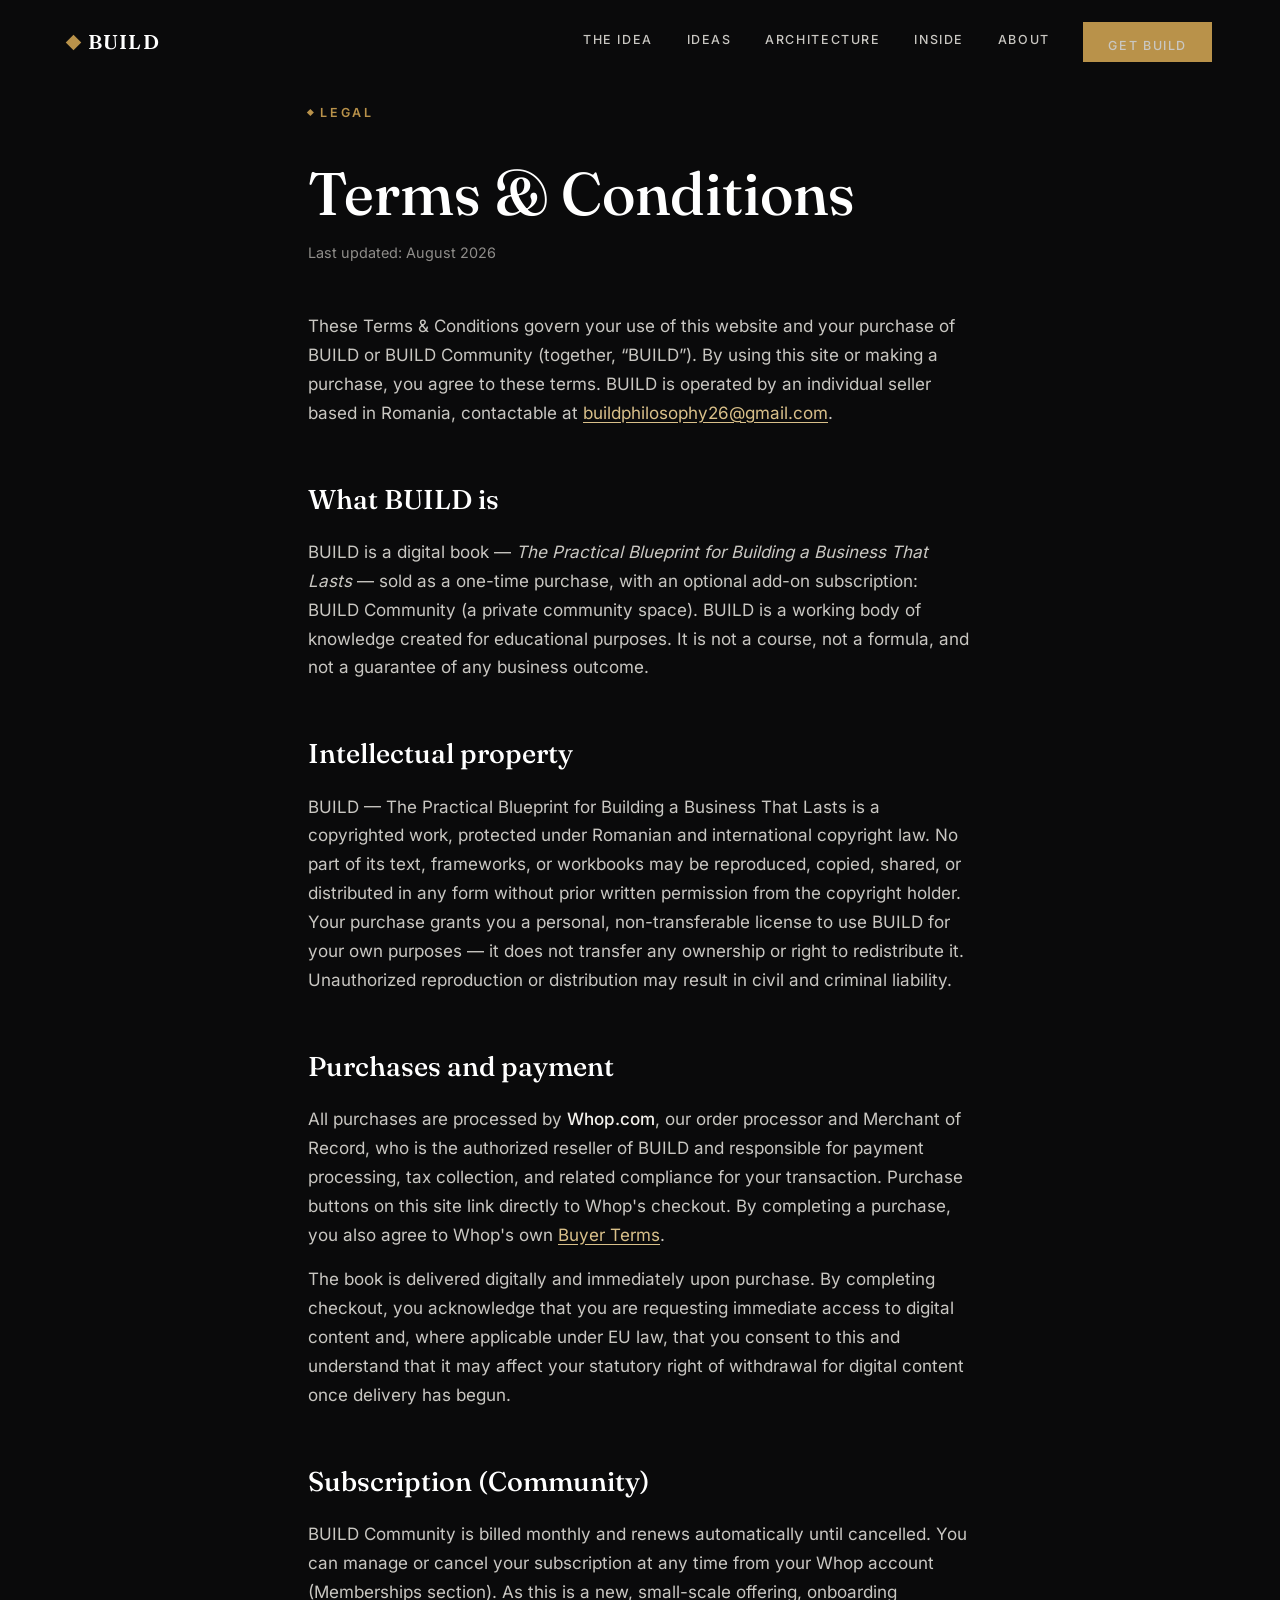
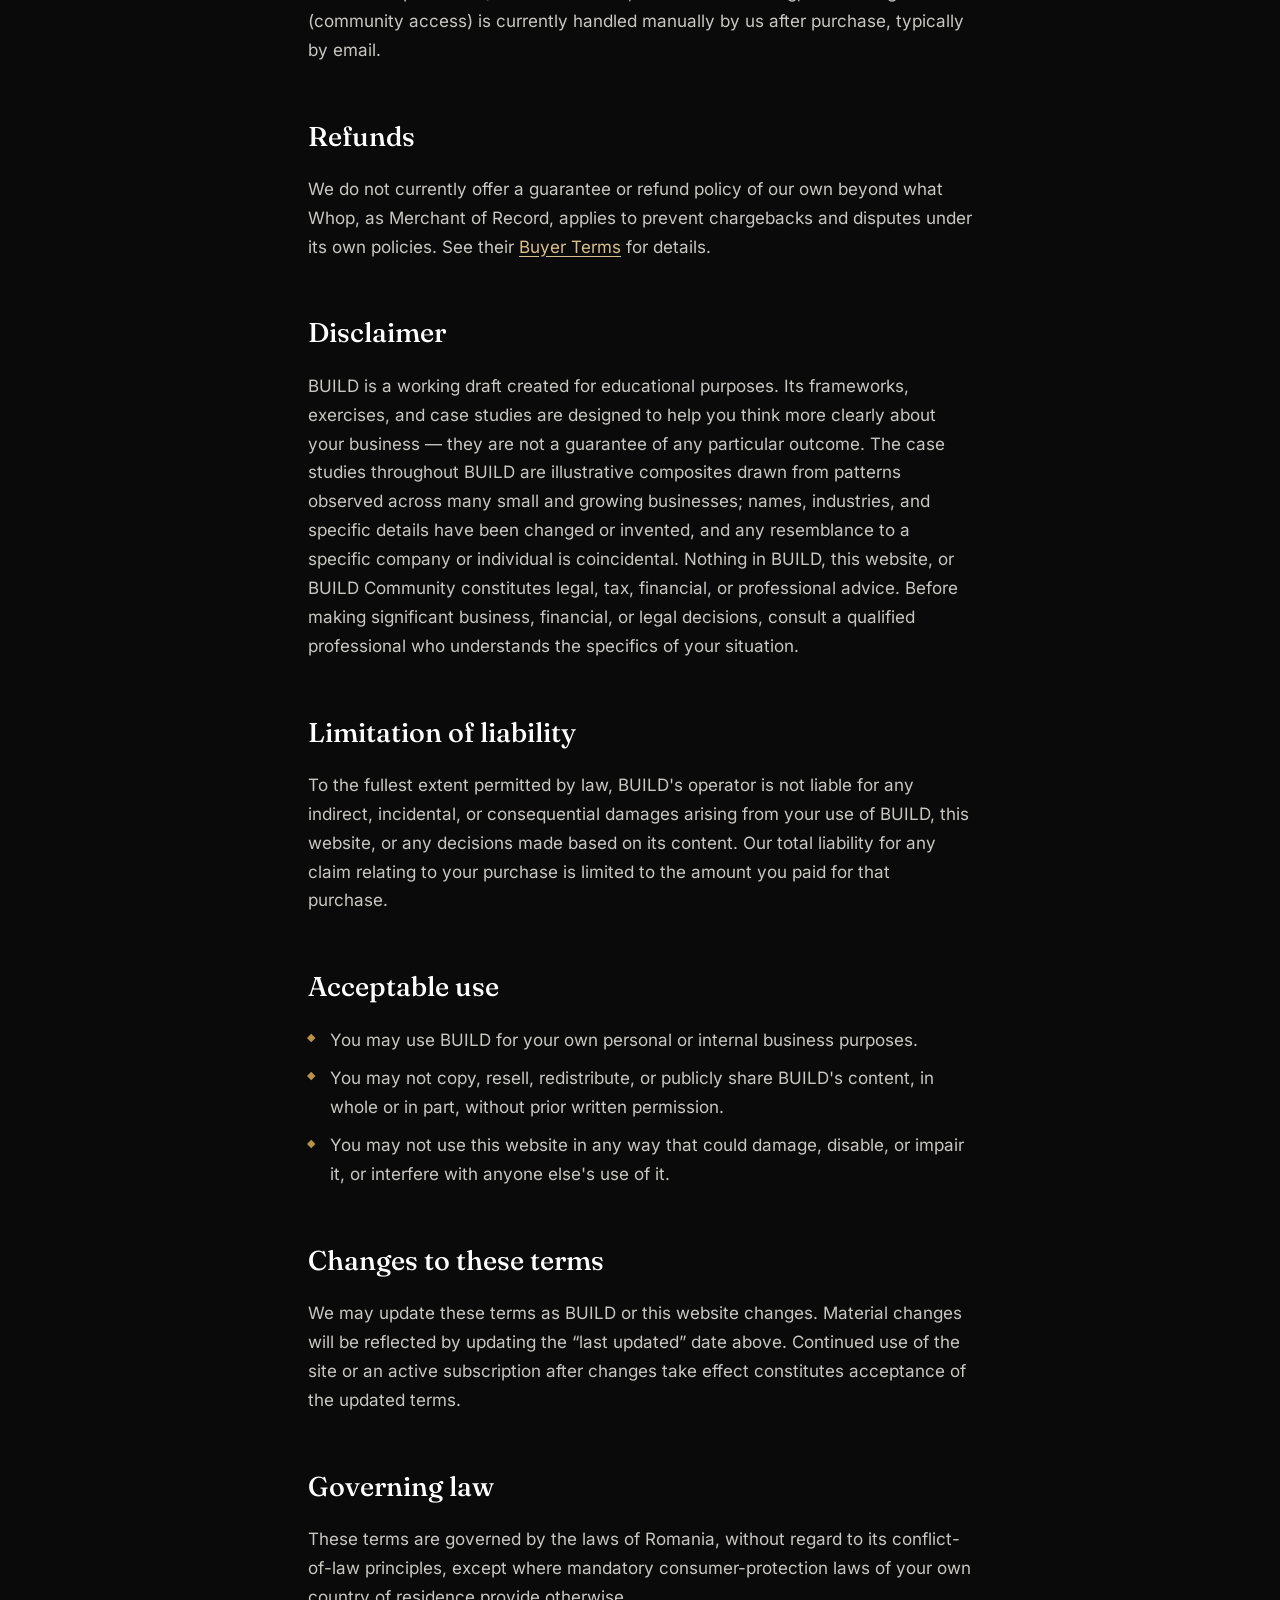
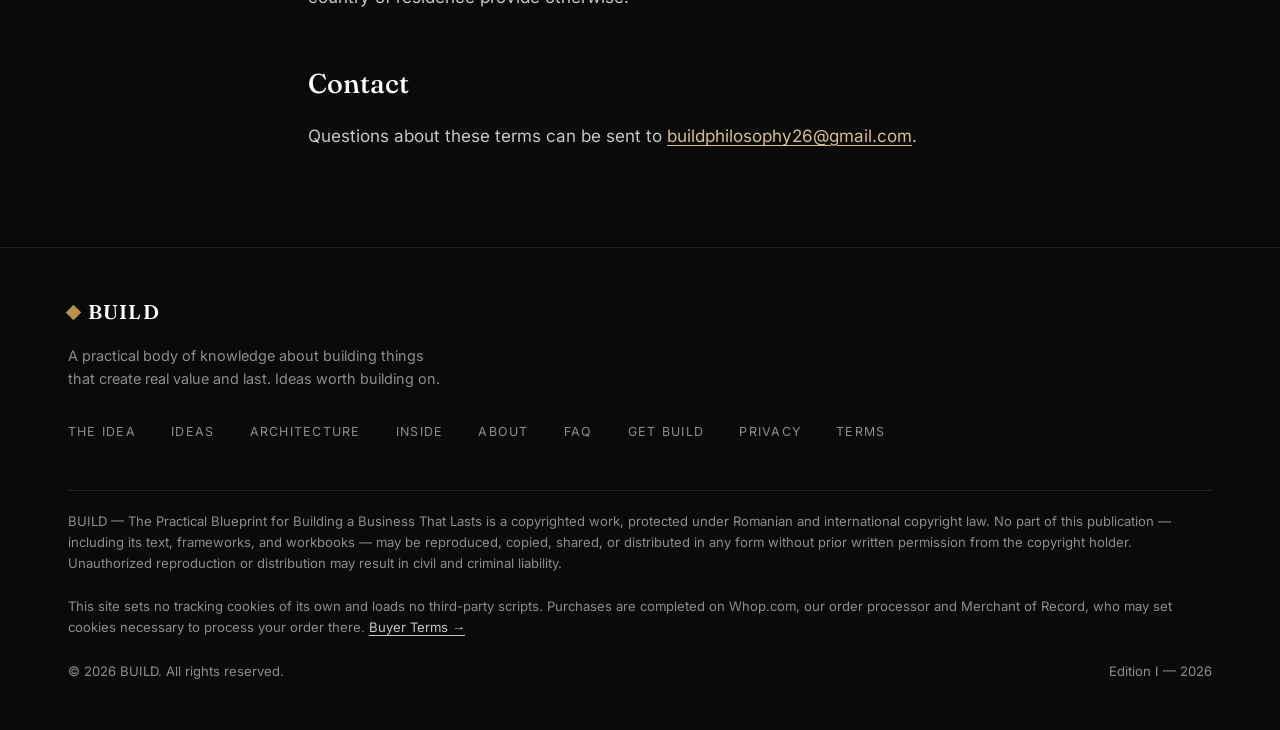
<file: terms.html>
<!doctype html>
<html lang="en">
<head>
<meta charset="UTF-8">
<meta name="viewport" content="width=device-width, initial-scale=1">
<title>Terms &amp; Conditions — BUILD</title>
<meta name="description" content="Terms and Conditions for BUILD — The Practical Blueprint for Building a Business That Lasts.">
<meta name="robots" content="noindex">
<meta name="theme-color" content="#0a0a0b">
<link rel="icon" href="assets/favicon-32.png" sizes="32x32" type="image/png">
<link rel="icon" href="assets/favicon.png" type="image/png">

<link rel="stylesheet" href="styles.css">
</head>
<body>

<a class="skip-link" href="#main">Skip to content</a>

<!-- ============ HEADER ============ -->
<header class="site-header" id="siteHeader">
  <div class="container">
    <a href="index.html" class="logo" aria-label="BUILD — home">
      <span class="diamond" aria-hidden="true"></span>
      BUILD
    </a>

    <nav class="nav-desktop" aria-label="Primary">
      <a href="index.html#idea">The Idea</a>
      <a href="index.html#ideas">Ideas</a>
      <a href="index.html#architecture">Architecture</a>
      <a href="index.html#inside">Inside</a>
      <a href="index.html#about">About</a>
      <a href="index.html#edition" class="btn btn-primary nav-cta">Get BUILD</a>
    </nav>

    <button class="nav-toggle" id="navToggle" aria-label="Open menu" aria-expanded="false" aria-controls="mobileMenu">
      <span></span><span></span><span></span>
    </button>
  </div>
</header>

<div class="mobile-menu" id="mobileMenu">
  <nav aria-label="Mobile">
    <a href="index.html#idea">The Idea</a>
    <a href="index.html#ideas">Ideas</a>
    <a href="index.html#architecture">Architecture</a>
    <a href="index.html#inside">Inside</a>
    <a href="index.html#about">About</a>
    <a href="index.html#edition" class="btn btn-primary">Get BUILD</a>
  </nav>
</div>

<main id="main">
  <section class="section legal-page">
    <div class="container container--narrow">
      <p class="eyebrow"><span class="diamond diamond--sm" aria-hidden="true"></span> Legal</p>
      <h1 style="font-family: var(--font-display); font-weight: 500; font-size: var(--fs-h1); color: var(--white); line-height: 1.15; margin-top: .6em;">Terms &amp; Conditions</h1>
      <p class="legal-updated">Last updated: August 2026</p>

      <div class="legal-content">
        <p>These Terms &amp; Conditions govern your use of this website and your purchase of BUILD or BUILD Community (together, “BUILD”). By using this site or making a purchase, you agree to these terms. BUILD is operated by an individual seller based in Romania, contactable at <a href="mailto:buildphilosophy26@gmail.com">buildphilosophy26@gmail.com</a>.</p>

        <h2>What BUILD is</h2>
        <p>BUILD is a digital book — <em>The Practical Blueprint for Building a Business That Lasts</em> — sold as a one-time purchase, with an optional add-on subscription: BUILD Community (a private community space). BUILD is a working body of knowledge created for educational purposes. It is not a course, not a formula, and not a guarantee of any business outcome.</p>

        <h2>Intellectual property</h2>
        <p>BUILD — The Practical Blueprint for Building a Business That Lasts is a copyrighted work, protected under Romanian and international copyright law. No part of its text, frameworks, or workbooks may be reproduced, copied, shared, or distributed in any form without prior written permission from the copyright holder. Your purchase grants you a personal, non-transferable license to use BUILD for your own purposes — it does not transfer any ownership or right to redistribute it. Unauthorized reproduction or distribution may result in civil and criminal liability.</p>

        <h2>Purchases and payment</h2>
        <p>All purchases are processed by <strong>Whop.com</strong>, our order processor and Merchant of Record, who is the authorized reseller of BUILD and responsible for payment processing, tax collection, and related compliance for your transaction. Purchase buttons on this site link directly to Whop's checkout. By completing a purchase, you also agree to Whop's own <a href="https://whop.com/buyer-terms/" target="_blank" rel="noopener">Buyer Terms</a>.</p>
        <p>The book is delivered digitally and immediately upon purchase. By completing checkout, you acknowledge that you are requesting immediate access to digital content and, where applicable under EU law, that you consent to this and understand that it may affect your statutory right of withdrawal for digital content once delivery has begun.</p>

        <h2>Subscription (Community)</h2>
        <p>BUILD Community is billed monthly and renews automatically until cancelled. You can manage or cancel your subscription at any time from your Whop account (Memberships section). As this is a new, small-scale offering, onboarding (community access) is currently handled manually by us after purchase, typically by email.</p>

        <h2>Refunds</h2>
        <p>We do not currently offer a guarantee or refund policy of our own beyond what Whop, as Merchant of Record, applies to prevent chargebacks and disputes under its own policies. See their <a href="https://whop.com/buyer-terms/" target="_blank" rel="noopener">Buyer Terms</a> for details.</p>

        <h2>Disclaimer</h2>
        <p>BUILD is a working draft created for educational purposes. Its frameworks, exercises, and case studies are designed to help you think more clearly about your business — they are not a guarantee of any particular outcome. The case studies throughout BUILD are illustrative composites drawn from patterns observed across many small and growing businesses; names, industries, and specific details have been changed or invented, and any resemblance to a specific company or individual is coincidental. Nothing in BUILD, this website, or BUILD Community constitutes legal, tax, financial, or professional advice. Before making significant business, financial, or legal decisions, consult a qualified professional who understands the specifics of your situation.</p>

        <h2>Limitation of liability</h2>
        <p>To the fullest extent permitted by law, BUILD's operator is not liable for any indirect, incidental, or consequential damages arising from your use of BUILD, this website, or any decisions made based on its content. Our total liability for any claim relating to your purchase is limited to the amount you paid for that purchase.</p>

        <h2>Acceptable use</h2>
        <ul>
          <li>You may use BUILD for your own personal or internal business purposes.</li>
          <li>You may not copy, resell, redistribute, or publicly share BUILD's content, in whole or in part, without prior written permission.</li>
          <li>You may not use this website in any way that could damage, disable, or impair it, or interfere with anyone else's use of it.</li>
        </ul>

        <h2>Changes to these terms</h2>
        <p>We may update these terms as BUILD or this website changes. Material changes will be reflected by updating the “last updated” date above. Continued use of the site or an active subscription after changes take effect constitutes acceptance of the updated terms.</p>

        <h2>Governing law</h2>
        <p>These terms are governed by the laws of Romania, without regard to its conflict-of-law principles, except where mandatory consumer-protection laws of your own country of residence provide otherwise.</p>

        <h2>Contact</h2>
        <p>Questions about these terms can be sent to <a href="mailto:buildphilosophy26@gmail.com">buildphilosophy26@gmail.com</a>.</p>
      </div>
    </div>
  </section>
</main>

<!-- ============ FOOTER ============ -->
<footer class="site-footer section-border-top">
  <div class="container">
    <div class="footer-top">
      <div>
        <a href="index.html" class="logo" aria-label="BUILD — home">
          <span class="diamond" aria-hidden="true"></span> BUILD
        </a>
        <p class="footer-tagline">A practical body of knowledge about building things that create real value and last. Ideas worth building on.</p>
      </div>
      <nav class="footer-nav" aria-label="Footer">
        <a href="index.html#idea">The Idea</a>
        <a href="index.html#ideas">Ideas</a>
        <a href="index.html#architecture">Architecture</a>
        <a href="index.html#inside">Inside</a>
        <a href="index.html#about">About</a>
        <a href="index.html#faq">FAQ</a>
        <a href="index.html#edition">Get BUILD</a>
        <a href="privacy.html">Privacy</a>
        <a href="terms.html">Terms</a>
      </nav>
    </div>
    <div class="footer-bottom">
      <p class="footer-legal">BUILD — The Practical Blueprint for Building a Business That Lasts is a copyrighted work, protected under Romanian and international copyright law. No part of this publication — including its text, frameworks, and workbooks — may be reproduced, copied, shared, or distributed in any form without prior written permission from the copyright holder. Unauthorized reproduction or distribution may result in civil and criminal liability.</p>
      <p class="footer-legal">This site sets no tracking cookies of its own and loads no third-party scripts. Purchases are completed on Whop.com, our order processor and Merchant of Record, who may set cookies necessary to process your order there. <a href="https://whop.com/buyer-terms/" target="_blank" rel="noopener">Buyer Terms →</a></p>
      <span>&copy; <span id="year"></span> BUILD. All rights reserved.</span>
      <span>Edition I — 2026</span>
    </div>
  </div>
</footer>

<script src="script.js"></script>
</body>
</html>
</file>
<file: styles.css>
/* =========================================================
   BUILD — Editorial Design System
   Black / Grey / Off-white / Muted Gold, geometric diamond motif
   ========================================================= */

/* Self-hosted fonts (previously loaded from Google Fonts' CDN) — avoids sending visitor IPs to a third party on every page view. */
@font-face{
  font-family: 'Fraunces';
  font-style: normal;
  font-weight: 300 900;
  font-display: swap;
  src: url('assets/fonts/fraunces-variable.woff2') format('woff2');
  unicode-range: U+0000-00FF, U+0131, U+0152-0153, U+02BB-02BC, U+02C6, U+02DA, U+02DC, U+0304, U+0308, U+0329, U+2000-206F, U+20AC, U+2122, U+2191, U+2193, U+2212, U+2215, U+FEFF, U+FFFD;
}
@font-face{
  font-family: 'Fraunces';
  font-style: italic;
  font-weight: 400 500;
  font-display: swap;
  src: url('assets/fonts/fraunces-italic-variable.woff2') format('woff2');
  unicode-range: U+0000-00FF, U+0131, U+0152-0153, U+02BB-02BC, U+02C6, U+02DA, U+02DC, U+0304, U+0308, U+0329, U+2000-206F, U+20AC, U+2122, U+2191, U+2193, U+2212, U+2215, U+FEFF, U+FFFD;
}
@font-face{
  font-family: 'Inter';
  font-style: normal;
  font-weight: 300 700;
  font-display: swap;
  src: url('assets/fonts/inter-variable.woff2') format('woff2');
  unicode-range: U+0000-00FF, U+0131, U+0152-0153, U+02BB-02BC, U+02C6, U+02DA, U+02DC, U+0304, U+0308, U+0329, U+2000-206F, U+20AC, U+2122, U+2191, U+2193, U+2212, U+2215, U+FEFF, U+FFFD;
}

/* ---------- Tokens ---------- */
:root{
  --black: #0a0a0b;
  --black-soft: #101012;
  --panel: #131315;
  --panel-2: #17171a;
  --line: rgba(245,244,240,0.10);
  --line-strong: rgba(245,244,240,0.18);
  --off-white: #f3f1ec;
  --white: #ffffff;
  --grey-300: #c9c7c2;
  --grey-500: #8f8d8a;
  --grey-600: #6f6d6b;
  --grey-700: #504f4d;

  --gold: #b9924a;
  --gold-light: #d9c08a;
  --gold-dim: rgba(185,146,74,0.4);
  --gold-faint: rgba(185,146,74,0.14);

  --font-display: 'Fraunces', 'Iowan Old Style', 'Georgia', serif;
  --font-ui: 'Inter', -apple-system, BlinkMacSystemFont, 'Segoe UI', sans-serif;

  --container: 1240px;
  --container-narrow: 760px;
  --pad-inline: clamp(1.25rem, 5vw, 3rem);

  --space-3xs: .25rem;
  --space-2xs: .5rem;
  --space-xs: .75rem;
  --space-sm: 1.25rem;
  --space-md: 2rem;
  --space-lg: 3rem;
  --space-xl: 4.5rem;

  --fs-hero: clamp(3.4rem, 11vw, 8rem);
  --fs-h1: clamp(2.1rem, 5.4vw, 3.75rem);
  --fs-h2: clamp(1.8rem, 4.2vw, 2.9rem);
  --fs-h3: clamp(1.3rem, 2.4vw, 1.7rem);
  --fs-lead: clamp(1.1rem, 1.6vw, 1.3rem);
  --fs-body: 1.0625rem;
  --fs-small: .9rem;
  --fs-label: .78rem;

  --ease: cubic-bezier(.22,1,.36,1);
  --dur: .7s;
}

/* ---------- Reset ---------- */
*, *::before, *::after{ box-sizing: border-box; }
html{
  scroll-behavior: smooth;
  -webkit-text-size-adjust: 100%;
}
body{
  margin: 0;
  background: var(--black);
  color: var(--off-white);
  font-family: var(--font-ui);
  font-size: var(--fs-body);
  line-height: 1.6;
  -webkit-font-smoothing: antialiased;
  -moz-osx-font-smoothing: grayscale;
  overflow-x: hidden;
}
img{ max-width: 100%; display: block; }
a{ color: inherit; text-decoration: none; }
ul{ margin: 0; padding: 0; list-style: none; }
h1,h2,h3,h4,p,figure{ margin: 0; }
button{ font: inherit; color: inherit; background: none; border: none; cursor: pointer; }
svg{ display: block; }

::selection{ background: var(--gold); color: var(--black); }

:focus-visible{
  outline: 1px solid var(--gold-light);
  outline-offset: 3px;
}

@media (prefers-reduced-motion: reduce){
  html{ scroll-behavior: auto; }
  *, *::before, *::after{
    animation-duration: .001ms !important;
    animation-iteration-count: 1 !important;
    transition-duration: .001ms !important;
    scroll-behavior: auto !important;
  }
}

/* ---------- Layout helpers ---------- */
.container{
  max-width: var(--container);
  margin-inline: auto;
  padding-inline: var(--pad-inline);
}
.container--narrow{ max-width: var(--container-narrow); }

.section{ position: relative; }
.section--lg{ padding-block: clamp(5rem, 11vw, 9.5rem); }
.section--md{ padding-block: clamp(3.75rem, 7.5vw, 6.5rem); }
.section--sm{ padding-block: clamp(2.75rem, 5vw, 4rem); }

.section-border-top{ border-top: 1px solid var(--line); }

.eyebrow{
  display: inline-flex;
  align-items: center;
  gap: .6em;
  font-family: var(--font-ui);
  font-size: var(--fs-label);
  font-weight: 600;
  letter-spacing: .22em;
  text-transform: uppercase;
  color: var(--gold);
}

.section-head{
  max-width: 46rem;
  margin-bottom: var(--space-lg);
}
.section-head--wide{ max-width: 56rem; }
.section-head h2{
  font-family: var(--font-display);
  font-weight: 500;
  font-size: var(--fs-h2);
  line-height: 1.12;
  letter-spacing: -.01em;
  color: var(--white);
  margin-top: .6em;
}
.section-head p{
  margin-top: var(--space-sm);
  font-size: var(--fs-lead);
  color: var(--grey-300);
  max-width: 38rem;
  line-height: 1.55;
}

.lede{
  font-family: var(--font-display);
  font-style: italic;
  font-weight: 400;
  font-size: var(--fs-lead);
  color: var(--grey-300);
}

.visually-hidden{
  position: absolute;
  width: 1px; height: 1px;
  overflow: hidden;
  clip: rect(0 0 0 0);
  white-space: nowrap;
}

.skip-link{
  position: absolute;
  left: 1rem; top: -3rem;
  background: var(--gold);
  color: var(--black);
  padding: .6rem 1rem;
  font-size: var(--fs-small);
  font-weight: 600;
  z-index: 200;
  transition: top .2s var(--ease);
}
.skip-link:focus{ top: 1rem; }

/* ---------- Diamond motif ---------- */
.diamond{
  display: inline-block;
  width: .5em; height: .5em;
  background: var(--gold);
  transform: rotate(45deg);
  flex-shrink: 0;
}
.diamond--outline{
  background: none;
  border: 1px solid var(--gold);
}
.diamond--sm{ width: .38em; height: .38em; }

.diamond-frame{
  position: relative;
  width: 1.6em; height: 1.6em;
  border: 1px solid var(--gold-dim);
  transform: rotate(45deg);
  display: inline-flex;
  align-items: center;
  justify-content: center;
  flex-shrink: 0;
}
.diamond-frame .diamond{
  transform: none;
}

.rule{
  height: 1px;
  background: var(--line);
  border: none;
  margin: 0;
}
.rule--gold{ background: var(--gold-dim); }

/* Divider with center diamond, echoes the cover art */
.diamond-divider{
  display: flex;
  align-items: center;
  gap: var(--space-sm);
  max-width: 22rem;
}
.diamond-divider .rule{ flex: 1; }

/* ---------- Buttons ---------- */
.btn{
  display: inline-flex;
  align-items: center;
  gap: .6em;
  padding: 1rem 1.9rem;
  font-family: var(--font-ui);
  font-size: var(--fs-label);
  font-weight: 600;
  letter-spacing: .14em;
  text-transform: uppercase;
  white-space: nowrap;
  transition: background var(--dur) var(--ease), color var(--dur) var(--ease), border-color var(--dur) var(--ease), transform .3s var(--ease);
}
.btn-primary{
  background: var(--gold);
  color: var(--black);
  border: 1px solid var(--gold);
}
.btn-primary:hover{
  background: var(--gold-light);
  border-color: var(--gold-light);
  transform: translateY(-1px);
}
.btn-ghost{
  background: transparent;
  color: var(--off-white);
  border: 1px solid var(--line-strong);
}
.btn-ghost:hover{
  border-color: var(--gold-dim);
  color: var(--gold-light);
}
.btn-text{
  padding: 0;
  border: none;
  background: none;
  font-size: var(--fs-label);
  font-weight: 600;
  letter-spacing: .14em;
  text-transform: uppercase;
  color: var(--off-white);
  border-bottom: 1px solid var(--line-strong);
  padding-bottom: .35em;
}
.btn-text:hover{ color: var(--gold-light); border-color: var(--gold-dim); }
.btn-text .arrow{ transition: transform .3s var(--ease); display: inline-block; }
.btn-text:hover .arrow{ transform: translateX(4px); }

/* ---------- Header ---------- */
.site-header{
  position: fixed;
  inset-inline: 0;
  top: 0;
  z-index: 100;
  padding-block: 1.4rem;
  transition: background var(--dur) var(--ease), border-color var(--dur) var(--ease), padding var(--dur) var(--ease);
  border-bottom: 1px solid transparent;
}
.site-header.is-scrolled{
  background: rgba(10,10,11,0.86);
  backdrop-filter: blur(10px);
  -webkit-backdrop-filter: blur(10px);
  border-bottom-color: var(--line);
  padding-block: 1rem;
}
.site-header .container{
  display: flex;
  align-items: center;
  justify-content: space-between;
  gap: 1.5rem;
}
.logo{
  display: inline-flex;
  align-items: center;
  gap: .55rem;
  font-family: var(--font-display);
  font-size: 1.25rem;
  font-weight: 600;
  letter-spacing: .06em;
  color: var(--white);
}
.logo .diamond{ width: .55em; height: .55em; }

.nav-desktop{
  display: flex;
  align-items: center;
  gap: 2.1rem;
}
.nav-desktop a{
  font-size: var(--fs-label);
  font-weight: 500;
  letter-spacing: .13em;
  text-transform: uppercase;
  color: var(--grey-300);
  position: relative;
  padding-bottom: .3rem;
}
.nav-desktop a::after{
  content: "";
  position: absolute;
  left: 0; right: 100%; bottom: 0;
  height: 1px;
  background: var(--gold);
  transition: right var(--dur) var(--ease);
}
.nav-desktop a:hover{ color: var(--off-white); }
.nav-desktop a:hover::after{ right: 0; }
.nav-desktop a.is-active{ color: var(--gold-light); }

.nav-cta{
  padding: .8rem 1.5rem;
  font-size: .74rem;
}

.nav-toggle{
  display: none;
  flex-direction: column;
  gap: .32rem;
  padding: .5rem;
}
.nav-toggle span{
  width: 22px; height: 1px;
  background: var(--off-white);
  transition: transform .3s var(--ease), opacity .3s var(--ease);
}
.nav-toggle[aria-expanded="true"] span:nth-child(1){ transform: translateY(6px) rotate(45deg); }
.nav-toggle[aria-expanded="true"] span:nth-child(2){ opacity: 0; }
.nav-toggle[aria-expanded="true"] span:nth-child(3){ transform: translateY(-6px) rotate(-45deg); }

.mobile-menu{
  position: fixed;
  inset: 0;
  background: var(--black);
  z-index: 90;
  display: flex;
  flex-direction: column;
  justify-content: center;
  padding: var(--pad-inline);
  transform: translateY(-100%);
  transition: transform .5s var(--ease);
}
.mobile-menu.is-open{ transform: translateY(0); }
.mobile-menu nav{
  display: flex;
  flex-direction: column;
  gap: 1.6rem;
}
.mobile-menu a{
  font-family: var(--font-display);
  font-size: 2.1rem;
  font-weight: 400;
  color: var(--off-white);
}
.mobile-menu .btn{ margin-top: 2rem; align-self: flex-start; }

/* ---------- Hero ---------- */
.hero{
  position: relative;
  min-height: min(100svh, 880px);
  display: flex;
  align-items: center;
  padding-top: 6.5rem;
  padding-bottom: 3rem;
  overflow: hidden;
}
.hero::before{
  content:"";
  position: absolute;
  inset: 0;
  background:
    radial-gradient(60% 55% at 78% 18%, rgba(185,146,74,0.10), transparent 60%),
    radial-gradient(50% 50% at 10% 90%, rgba(185,146,74,0.06), transparent 60%);
  pointer-events: none;
}
.hero .container{
  display: grid;
  grid-template-columns: 1.15fr .85fr;
  gap: clamp(2rem, 5vw, 4rem);
  align-items: center;
  position: relative;
}
.hero-copy{ position: relative; z-index: 2; }
.hero-eyebrow{
  font-size: var(--fs-label);
  letter-spacing: .22em;
  color: var(--grey-500);
  text-transform: uppercase;
  margin-bottom: 1.2rem;
}
.hero-eyebrow em{
  font-style: normal;
  color: var(--gold);
}
.hero-mark{
  display: block;
  font-family: var(--font-display);
  font-weight: 600;
  font-size: var(--fs-hero);
  line-height: .88;
  letter-spacing: -.02em;
  color: var(--white);
}
.hero-tagline{
  display: block;
  font-family: var(--font-ui);
  font-weight: 600;
  font-size: clamp(1.05rem, 2vw, 1.4rem);
  letter-spacing: .03em;
  text-transform: uppercase;
  color: var(--grey-300);
  margin-top: 1rem;
  max-width: 22ch;
  line-height: 1.35;
}
.hero-tagline .accent{ color: var(--gold-light); }
.hero-lead{
  margin-top: 1.4rem;
  font-size: var(--fs-lead);
  color: var(--grey-300);
  max-width: 34rem;
  line-height: 1.6;
}
.hero-ctas{
  margin-top: 2rem;
  display: flex;
  align-items: center;
  gap: 2.2rem;
  flex-wrap: wrap;
}

.hero-visual{
  position: relative;
  display: flex;
  justify-content: center;
  align-items: center;
  z-index: 1;
}
.hero-visual .cover-frame{
  position: relative;
  width: min(280px, 80%);
  filter: drop-shadow(0 30px 60px rgba(0,0,0,0.55));
  animation: float 8s ease-in-out infinite;
}
.hero-visual .cover-frame img{
  width: 100%;
  height: auto;
  border: 1px solid var(--line-strong);
}
.hero-visual .diamond-frame{
  position: absolute;
  top: -14%;
  right: -10%;
  width: 3.4rem; height: 3.4rem;
  background: var(--black);
}
@keyframes float{
  0%,100%{ transform: translateY(0); }
  50%{ transform: translateY(-14px); }
}

.hero-scroll{
  position: absolute;
  left: var(--pad-inline);
  bottom: 2rem;
  display: flex;
  align-items: center;
  gap: .7rem;
  font-size: var(--fs-label);
  letter-spacing: .18em;
  text-transform: uppercase;
  color: var(--grey-600);
}
.hero-scroll .line{
  width: 1px; height: 34px;
  background: linear-gradient(var(--gold), transparent);
}

/* ---------- The Idea (manifesto) ---------- */
.idea{
  text-align: left;
}
.idea .container{ max-width: var(--container-narrow); }
.idea h2{
  font-family: var(--font-display);
  font-weight: 500;
  font-size: var(--fs-h1);
  line-height: 1.15;
  letter-spacing: -.01em;
  color: var(--white);
}
.idea .lede{
  margin-top: 1.1rem;
  font-size: clamp(1.15rem, 2vw, 1.45rem);
}
.idea .body-copy{
  margin-top: 2rem;
  display: flex;
  flex-direction: column;
  gap: 1.1rem;
  color: var(--grey-300);
  font-size: var(--fs-lead);
  line-height: 1.65;
  max-width: 42rem;
}
.idea .body-copy strong{ color: var(--off-white); font-weight: 500; }

/* ---------- Ideas Worth Building On ---------- */
.ideas-list{
  border-top: 1px solid var(--line);
}
.idea-item{
  display: grid;
  grid-template-columns: 5rem 1fr;
  gap: clamp(1.25rem, 4vw, 3rem);
  padding-block: clamp(1.8rem, 4vw, 2.75rem);
  border-bottom: 1px solid var(--line);
  transition: background var(--dur) var(--ease);
}
.idea-item:hover{ background: rgba(255,255,255,0.015); }
.idea-num{
  font-family: var(--font-display);
  font-size: clamp(1.5rem, 3vw, 2.1rem);
  color: var(--gold-dim);
  font-weight: 400;
  transition: color var(--dur) var(--ease);
}
.idea-item:hover .idea-num{ color: var(--gold); }
.idea-body h3{
  font-family: var(--font-display);
  font-weight: 500;
  font-size: clamp(1.3rem, 2.6vw, 1.85rem);
  color: var(--white);
  letter-spacing: -.01em;
  max-width: 30ch;
}
.idea-body p{
  margin-top: .9rem;
  color: var(--grey-300);
  max-width: 42rem;
  line-height: 1.6;
  font-size: 1rem;
}
.idea-body p + p{ margin-top: .5rem; }
.idea-body .idea-punch{
  color: var(--gold-light);
  font-family: var(--font-display);
  font-style: italic;
}
.ideas-closing{
  margin-top: var(--space-lg);
  padding-top: var(--space-md);
  border-top: 1px solid var(--line);
  font-family: var(--font-display);
  font-style: italic;
  font-size: clamp(1.05rem, 1.8vw, 1.3rem);
  color: var(--grey-300);
  max-width: 42rem;
}

/* ---------- Preview reveal (real book page previews) ---------- */
.preview-reveal{ margin-top: .9rem; }
.preview-reveal summary{
  list-style: none;
  cursor: pointer;
  display: inline-flex;
  align-items: center;
  gap: .4em;
  font-size: var(--fs-label);
  font-weight: 600;
  letter-spacing: .1em;
  text-transform: uppercase;
  color: var(--gold-light);
  transition: color var(--dur) var(--ease);
}
.preview-reveal summary::-webkit-details-marker{ display: none; }
.preview-reveal summary:hover{ color: var(--gold); }
.preview-reveal summary span{ transition: transform .3s var(--ease); display: inline-block; }
.preview-reveal[open] summary span{ transform: translateX(4px); }
.preview-reveal[open] summary{ margin-bottom: .9rem; }
.preview-reveal img{
  width: 100%;
  max-width: 420px;
  border: 1px solid var(--line-strong);
  box-shadow: 0 20px 40px rgba(0,0,0,0.35);
  animation: fadeIn .4s var(--ease);
}

/* ---------- Architecture ---------- */
.architecture{ }
.arch-list{ border-top: 1px solid var(--line); }
.arch-part{
  border-bottom: 1px solid var(--line);
}
.arch-part > summary{
  list-style: none;
  cursor: pointer;
  display: flex;
  align-items: center;
  gap: clamp(1rem, 3vw, 2rem);
  padding-block: clamp(1.4rem, 3vw, 1.9rem);
}
.arch-part > summary::-webkit-details-marker{ display:none; }
.arch-roman{
  font-family: var(--font-display);
  font-size: clamp(1.6rem, 3vw, 2.1rem);
  color: var(--gold);
  width: 3.5rem;
  flex-shrink: 0;
}
.arch-title-group{ flex: 1; min-width: 0; }
.arch-part-label{
  font-size: var(--fs-label);
  letter-spacing: .16em;
  text-transform: uppercase;
  color: var(--grey-500);
}
.arch-part-title{
  font-family: var(--font-display);
  font-weight: 500;
  font-size: clamp(1.15rem, 2.4vw, 1.6rem);
  color: var(--white);
  margin-top: .25rem;
}
.arch-count{
  font-size: var(--fs-small);
  color: var(--grey-500);
  white-space: nowrap;
  flex-shrink: 0;
}
.arch-toggle{
  width: 1.6rem; height: 1.6rem;
  flex-shrink: 0;
  position: relative;
}
.arch-toggle .diamond-frame{
  width: 100%; height: 100%;
  transition: transform .4s var(--ease), border-color .4s var(--ease);
}
.arch-toggle .diamond-frame .diamond{
  transition: opacity .3s var(--ease);
}
.arch-part[open] .arch-toggle .diamond-frame{
  border-color: var(--gold);
}
.arch-part[open] .arch-toggle .diamond-frame .diamond{ opacity: 0; }

.arch-chapters{
  padding-bottom: clamp(1.4rem, 3vw, 2rem);
  padding-left: calc(3.5rem + clamp(1rem, 3vw, 2rem));
}
.arch-chapters ol{
  display: grid;
  grid-template-columns: repeat(auto-fill, minmax(15rem, 1fr));
  gap: .6rem 2rem;
}
.arch-chapters li{
  display: flex;
  align-items: baseline;
  gap: .8rem;
  padding-block: .5rem;
  border-bottom: 1px solid var(--line);
  color: var(--grey-300);
  font-size: .96rem;
}
.arch-chapters .ch-num{
  font-family: var(--font-display);
  color: var(--gold-dim);
  font-size: .95rem;
  flex-shrink: 0;
}

/* animated open via [open] + height handled by browser; add fade-in */
.arch-chapters{
  animation: fadeIn .5s var(--ease);
}
@keyframes fadeIn{
  from{ opacity: 0; transform: translateY(-6px); }
  to{ opacity: 1; transform: translateY(0); }
}

/* ---------- A Look Inside ---------- */
.inside-grid{
  display: grid;
  grid-template-columns: .8fr 1.2fr;
  gap: clamp(2.5rem, 6vw, 5rem);
  align-items: center;
}
.inside-visual{
  position: relative;
}
.inside-cover{
  width: min(300px, 100%);
  margin-inline: auto;
  position: relative;
}
.inside-cover img{
  width: 100%;
  height: auto;
  border: 1px solid var(--line-strong);
  box-shadow: 0 40px 80px rgba(0,0,0,0.5);
}
.inside-excerpt{
  margin-top: clamp(1.75rem, 4vw, 2.5rem);
}
.inside-excerpt .pull-quote{
  margin-top: 0;
}
.excerpt-source{
  margin-top: .6rem;
  font-size: var(--fs-small);
  color: var(--grey-500);
}
.flow{
  display: flex;
  flex-direction: column;
  gap: 0;
}
.flow-step{
  display: grid;
  grid-template-columns: 2.4rem 1fr;
  gap: 1rem;
  padding-block: 1.15rem;
  border-bottom: 1px solid var(--line);
  position: relative;
}
.flow-step:first-child{ border-top: 1px solid var(--line); }
.flow-marker{
  display: flex;
  align-items: center;
  justify-content: center;
}
.flow-marker .diamond-frame{ width: 1.5rem; height: 1.5rem; }
.flow-text .flow-label{
  font-size: var(--fs-label);
  letter-spacing: .18em;
  text-transform: uppercase;
  color: var(--gold-light);
  font-weight: 600;
}
.flow-text p{
  margin-top: .35rem;
  color: var(--grey-300);
  font-size: .98rem;
  max-width: 34rem;
}
.inside-note{
  margin-top: 1.6rem;
  color: var(--grey-500);
  font-size: var(--fs-small);
  font-style: italic;
  font-family: var(--font-display);
}

/* ---------- Thinking Tools ---------- */
.tools-grid{
  display: grid;
  grid-template-columns: repeat(2, 1fr);
  gap: 1px;
  background: var(--line);
  border: 1px solid var(--line);
}
.tool-card{
  background: var(--black);
  padding: clamp(1.6rem, 3vw, 2.4rem);
  display: flex;
  flex-direction: column;
  gap: 1.2rem;
  min-width: 0;
}
.tool-head{
  display: flex;
  align-items: center;
  gap: .8rem;
}
.tool-name{
  font-family: var(--font-display);
  font-weight: 500;
  font-size: 1.2rem;
  color: var(--white);
}
.tool-sub{
  font-size: var(--fs-small);
  color: var(--grey-500);
}

/* Offer Stack / Three Numbers / Small-Bet / Pivot lists */
.tool-list{
  display: flex;
  flex-direction: column;
  gap: 0;
}
.tool-list li{
  display: flex;
  align-items: baseline;
  gap: .75rem;
  padding-block: .7rem;
  border-top: 1px solid var(--line);
  color: var(--grey-300);
  font-size: .96rem;
}
.tool-list li:last-child{ border-bottom: 1px solid var(--line); }

.pivot-loop{
  display: flex;
  align-items: center;
  flex-wrap: wrap;
  gap: .5rem;
  font-size: .9rem;
  color: var(--grey-300);
}
.pivot-loop span.step{
  display: inline-flex;
  align-items: center;
  gap: .5rem;
  padding: .5rem .9rem;
  border: 1px solid var(--line-strong);
}
.pivot-loop .connector{ color: var(--gold-dim); }

/* ---------- Author ---------- */
.author-grid{
  display: grid;
  grid-template-columns: 12rem 1fr;
  gap: clamp(2.5rem, 6vw, 5rem);
  align-items: start;
}
.author-name{
  font-family: var(--font-display);
  font-size: 1.15rem;
  color: var(--grey-300);
}
.author-role{
  font-size: var(--fs-small);
  color: var(--grey-500);
  margin-top: .2rem;
}
.author-copy h2{
  font-family: var(--font-display);
  font-weight: 500;
  font-size: var(--fs-h1);
  line-height: 1.15;
  color: var(--white);
}
.author-copy p{
  margin-top: 1.4rem;
  color: var(--grey-300);
  font-size: var(--fs-lead);
  line-height: 1.65;
  max-width: 40rem;
}
.pull-quote{
  margin-top: 2.2rem;
  padding-left: 1.6rem;
  border-left: 2px solid var(--gold);
  font-family: var(--font-display);
  font-style: italic;
  font-weight: 400;
  font-size: clamp(1.15rem, 2vw, 1.5rem);
  color: var(--gold-light);
  max-width: 34rem;
  line-height: 1.5;
}

/* ---------- What BUILD Is Not ---------- */
.not-section{
  background: var(--black-soft);
}
.not-list{
  display: flex;
  flex-direction: column;
  gap: .3em;
}
.not-list li{
  font-family: var(--font-display);
  font-weight: 400;
  font-size: clamp(1.5rem, 4.4vw, 2.9rem);
  line-height: 1.28;
  color: var(--grey-600);
  letter-spacing: -.01em;
}
.not-list li.emphasis{
  color: var(--white);
  font-weight: 500;
  margin-top: .4em;
}
.not-list li .diamond{
  margin-right: .4em;
  vertical-align: middle;
  width: .34em; height: .34em;
}

/* ---------- Who Is BUILD For ---------- */
.audience-grid{
  display: grid;
  grid-template-columns: repeat(2, 1fr);
  border-top: 1px solid var(--line);
  border-left: 1px solid var(--line);
}
.audience-card{
  border-right: 1px solid var(--line);
  border-bottom: 1px solid var(--line);
  padding: clamp(1.6rem, 3.5vw, 2.4rem);
}
.audience-card .diamond{ margin-bottom: 1.1rem; }
.audience-card h3{
  font-family: var(--font-display);
  font-weight: 500;
  font-size: 1.2rem;
  color: var(--white);
}
.audience-card p{
  margin-top: .6rem;
  color: var(--grey-300);
  font-size: .96rem;
  line-height: 1.55;
}

/* ---------- Edition / Levels of BUILD ---------- */
.edition{
  background: var(--black-soft);
}

.tiers-grid{
  display: grid;
  grid-template-columns: repeat(2, 1fr);
  gap: 1px;
  background: var(--line);
  border: 1px solid var(--line);
  max-width: 52rem;
  margin-inline: auto;
}
.tier-card{
  background: var(--black-soft);
  padding: clamp(1.75rem, 3vw, 2.5rem);
  display: flex;
  flex-direction: column;
  min-width: 0;
}
.tier-step{
  font-size: var(--fs-label);
  letter-spacing: .18em;
  text-transform: uppercase;
  color: var(--gold);
}
.tier-name{
  font-family: var(--font-display);
  font-weight: 500;
  font-size: 1.5rem;
  color: var(--white);
  margin-top: .55rem;
}
.tier-desc{
  margin-top: .7rem;
  color: var(--grey-300);
  font-size: .95rem;
  line-height: 1.55;
  min-height: 4.6em;
}
.tier-price-row{
  margin-top: 1.4rem;
  display: flex;
  align-items: baseline;
  gap: .4rem;
}
.tier-price{
  font-family: var(--font-display);
  font-weight: 500;
  font-size: 2.1rem;
  color: var(--white);
}
.tier-cadence{
  font-size: var(--fs-small);
  color: var(--grey-500);
  letter-spacing: .04em;
}
.tier-tax-note{
  margin-top: .35rem;
  font-size: .78rem;
  color: var(--grey-600);
}
.tier-features{
  margin-top: 1.5rem;
  padding-top: 1.3rem;
  border-top: 1px solid var(--line);
  display: flex;
  flex-direction: column;
  gap: .7rem;
  flex: 1;
}
.tier-features li{
  display: flex;
  align-items: baseline;
  gap: .65rem;
  color: var(--grey-300);
  font-size: .92rem;
  line-height: 1.4;
}
.tier-cta{
  margin-top: 1.8rem;
  width: 100%;
  justify-content: center;
}

.tiers-note{
  margin-top: 1.6rem;
  color: var(--grey-500);
  font-size: var(--fs-small);
  text-align: center;
}

/* ---------- FAQ ---------- */
.faq-list{ border-top: 1px solid var(--line); }
.faq-item{ border-bottom: 1px solid var(--line); }
.faq-item > summary{
  list-style: none;
  cursor: pointer;
  display: flex;
  align-items: center;
  justify-content: space-between;
  gap: 1rem;
  padding-block: 1.35rem;
  font-family: var(--font-display);
  font-size: clamp(1.02rem, 1.8vw, 1.22rem);
  color: var(--white);
}
.faq-item > summary::-webkit-details-marker{ display: none; }
.faq-item .diamond-frame{
  width: 1.3rem; height: 1.3rem;
  transition: transform .4s var(--ease);
}
.faq-item .diamond-frame .diamond{ transition: opacity .3s var(--ease); }
.faq-item[open] .diamond-frame .diamond{ opacity: 0; }
.faq-answer{
  padding-bottom: 1.4rem;
  color: var(--grey-300);
  font-size: .98rem;
  max-width: 42rem;
  line-height: 1.6;
  animation: fadeIn .4s var(--ease);
}

/* ---------- Final CTA ---------- */
.final-cta{
  background: var(--black);
  text-align: center;
  position: relative;
}
.final-cta::before{
  content: "";
  position: absolute;
  inset: 0;
  background: radial-gradient(50% 60% at 50% 30%, rgba(185,146,74,0.08), transparent 65%);
}
.final-cta .container{ position: relative; }
.final-diamond{
  width: 3rem; height: 3rem;
  margin-inline: auto;
  margin-bottom: 1.8rem;
}
.final-cta .logo-mark{
  font-family: var(--font-display);
  font-weight: 600;
  letter-spacing: .1em;
  color: var(--grey-500);
  font-size: var(--fs-label);
  text-transform: uppercase;
}
.final-cta h2{
  font-family: var(--font-display);
  font-weight: 500;
  font-size: var(--fs-h1);
  color: var(--white);
  margin-top: 1rem;
  line-height: 1.15;
  max-width: 22ch;
  margin-inline: auto;
}
.final-cta p{
  margin-top: 1.3rem;
  color: var(--grey-300);
  font-size: var(--fs-lead);
  max-width: 34rem;
  margin-inline: auto;
  line-height: 1.6;
}
.final-cta .hero-ctas{ justify-content: center; margin-top: 2.4rem; }
.final-meta{
  margin-top: 2.6rem;
  display: inline-flex;
  align-items: center;
  gap: 1rem;
  font-size: var(--fs-small);
  color: var(--grey-500);
  letter-spacing: .04em;
}
.final-meta .price{ color: var(--gold-light); font-weight: 600; }

/* ---------- Mid-page CTA ---------- */
.mid-cta-inner{
  display: flex;
  flex-direction: column;
  align-items: center;
  text-align: center;
  gap: .6rem;
}
.mid-cta-kicker{
  font-size: var(--fs-label);
  letter-spacing: .14em;
  text-transform: uppercase;
  color: var(--gold);
  font-weight: 600;
}
.mid-cta-price{
  font-family: var(--font-display);
  font-weight: 500;
  font-size: var(--fs-h3);
  color: var(--white);
}
.mid-cta-price strong{ color: var(--gold-light); font-weight: 500; }
.mid-cta-desc{
  color: var(--grey-300);
  font-size: var(--fs-small);
  max-width: 32rem;
}
.mid-cta-inner .btn{ margin-top: .4rem; }

/* ---------- Footer ---------- */
.site-footer{
  border-top: 1px solid var(--line);
  padding-block: var(--space-lg);
}
.footer-top{
  display: flex;
  justify-content: space-between;
  align-items: flex-start;
  gap: 2rem;
  flex-wrap: wrap;
}
.footer-tagline{
  max-width: 24rem;
  color: var(--grey-500);
  font-size: var(--fs-small);
  line-height: 1.6;
  margin-top: 1rem;
}
.footer-nav{
  display: flex;
  flex-wrap: wrap;
  gap: 1.6rem 2.2rem;
}
.footer-nav a{
  font-size: var(--fs-label);
  letter-spacing: .1em;
  text-transform: uppercase;
  color: var(--grey-500);
}
.footer-nav a:hover{ color: var(--gold-light); }
.footer-bottom{
  margin-top: var(--space-lg);
  padding-top: var(--space-sm);
  border-top: 1px solid var(--line);
  display: flex;
  justify-content: space-between;
  flex-wrap: wrap;
  gap: 1rem;
  color: var(--grey-500);
  font-size: .82rem;
}
.footer-legal{
  flex-basis: 100%;
  margin: 0 0 .4rem;
  line-height: 1.6;
}
.footer-legal a{
  color: var(--grey-300);
  text-decoration: underline;
  text-underline-offset: .2em;
}
.footer-legal a:hover{ color: var(--gold-light); }

/* ---------- Legal pages (Privacy / Terms) ---------- */
.legal-page{ padding-block: clamp(3.5rem, 8vw, 6rem); }
.legal-updated{
  color: var(--grey-500);
  font-size: var(--fs-small);
  margin-top: .8rem;
}
.legal-content{
  margin-top: var(--space-lg);
  color: var(--grey-300);
  font-size: var(--fs-body);
  line-height: 1.7;
}
.legal-content h2{
  font-family: var(--font-display);
  font-weight: 500;
  font-size: var(--fs-h3);
  color: var(--white);
  margin-top: var(--space-lg);
  margin-bottom: .8rem;
}
.legal-content h2:first-child{ margin-top: 0; }
.legal-content p{ margin-top: 1rem; }
.legal-content p:first-child{ margin-top: 0; }
.legal-content ul{
  margin-top: 1rem;
  display: flex;
  flex-direction: column;
  gap: .6rem;
}
.legal-content li{
  padding-left: 1.4rem;
  position: relative;
}
.legal-content li::before{
  content: "";
  position: absolute;
  left: 0; top: .55em;
  width: .38em; height: .38em;
  background: var(--gold);
  transform: rotate(45deg);
}
.legal-content a{ color: var(--gold-light); text-decoration: underline; text-underline-offset: .2em; }
.legal-content a:hover{ color: var(--gold); }
.legal-content strong{ color: var(--off-white); font-weight: 500; }

/* ---------- Reveal on scroll ---------- */
.reveal{
  opacity: 0;
  transform: translateY(22px);
  transition: opacity .9s var(--ease), transform .9s var(--ease);
}
.reveal.is-visible{
  opacity: 1;
  transform: translateY(0);
}
@media (prefers-reduced-motion: reduce){
  .reveal{ opacity: 1; transform: none; }
}

/* ---------- Responsive ---------- */
@media (max-width: 980px){
  .nav-desktop{ display: none; }
  .nav-toggle{ display: flex; }
  .hero-scroll{ display: none; }
  .hero .container{
    grid-template-columns: 1fr;
    text-align: left;
  }
  .hero-visual{ order: -1; margin-bottom: 1rem; }
  .hero-visual .cover-frame{ width: min(220px, 60%); }
  .hero-mark{ font-size: clamp(3.4rem, 20vw, 6rem); }
  .inside-grid{ grid-template-columns: 1fr; }
  .inside-visual{ order: 1; }
  .author-grid{ grid-template-columns: 1fr; }
  .tools-grid{ grid-template-columns: 1fr; }
  .audience-grid{ grid-template-columns: 1fr; }
  .tiers-grid{ grid-template-columns: 1fr; }
  .idea-item{ grid-template-columns: 3rem 1fr; }
  .arch-chapters{ padding-left: 0; }
  .arch-chapters ol{ grid-template-columns: 1fr; }
}

@media (max-width: 560px){
  .hero-ctas{ flex-direction: column; align-items: flex-start; gap: 1.2rem; }
  .final-cta .hero-ctas{ align-items: center; }
  .footer-top{ flex-direction: column; }
}
</file>
